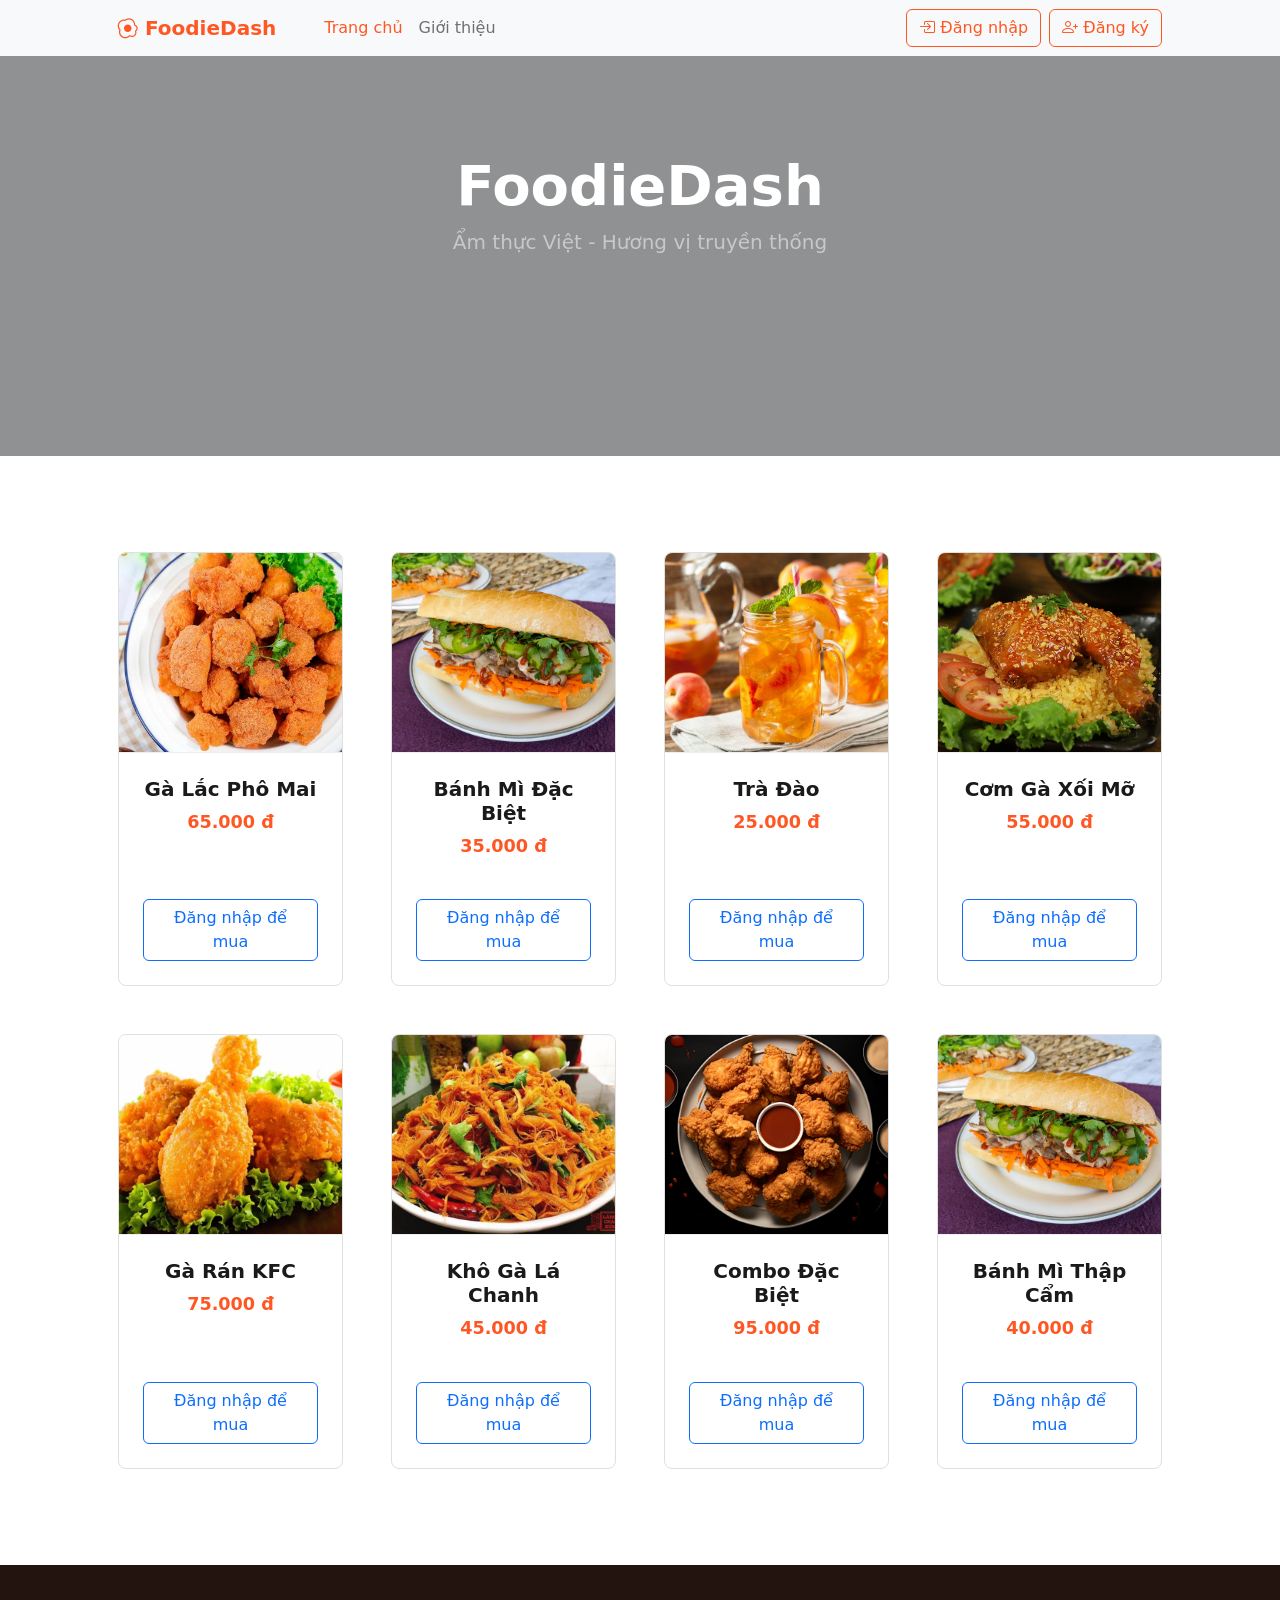
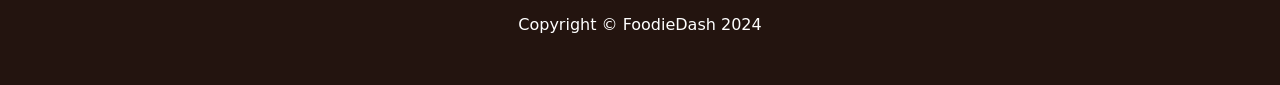
<file: client-side/index.html>
<!DOCTYPE html>
<html lang="vi">
<head>
    <meta charset="utf-8">
    <meta name="viewport" content="width=device-width, initial-scale=1, shrink-to-fit=no">
    <title>FoodieDash - Cửa hàng ẩm thực</title>
    <link href="https://cdn.jsdelivr.net/npm/bootstrap-icons@1.5.0/font/bootstrap-icons.css" rel="stylesheet">
    <link href="css/index.css" rel="stylesheet">
    <style>
        .card { border: 1px solid #e0e0e0; border-radius: 8px; overflow: hidden; transition: all 0.3s ease; background-color: #fff; }
        .card:hover { border-color: #ffc107; box-shadow: 0 8px 24px rgba(0, 0, 0, 0.1); transform: translateY(-5px); }
        .product-img-fixed { width: 100%; height: 200px; object-fit: cover; border-bottom: 1px solid #eee; }
    </style>
</head>
<body>
    <nav class="navbar navbar-expand-lg navbar-light bg-light">
        <div class="container px-4 px-lg-5">
            <a class="navbar-brand" href="index.html"><i class="bi bi-egg-fried"></i> FoodieDash</a>
            <button class="navbar-toggler" type="button" data-bs-toggle="collapse" data-bs-target="#navbarSupportedContent">
                <span class="navbar-toggler-icon"></span>
            </button>
            <div class="collapse navbar-collapse" id="navbarSupportedContent">
                <ul class="navbar-nav me-auto mb-2 mb-lg-0 ms-lg-4">
                    <li class="nav-item"><a class="nav-link active" href="index.html">Trang chủ</a></li>
                    <li class="nav-item"><a class="nav-link" href="#">Giới thiệu</a></li>
                </ul>
                <form class="d-flex">
                    <div id="customerNav" class="d-none">
                        <a href="shopping-cart.html" class="btn btn-outline-dark"><i class="bi-cart-fill me-1"></i> Giỏ hàng</a>
                        <a href="customer-details.html" class="btn btn-outline-dark ms-2"><i class="bi-person-fill"></i></a>
                    </div>
                    <div id="authNav" class="d-flex align-items-center">
                        <a href="login.html" class="btn btn-outline-dark ms-2"><i class="bi-box-arrow-in-right"></i> Đăng nhập</a>
                        <a href="register.html" class="btn btn-outline-dark ms-2"><i class="bi bi-person-plus"></i> Đăng ký</a>
                    </div>
                    <div id="userNav" class="d-none d-flex align-items-center">
                        <span id="userName" class="me-2"></span>
                        <button onclick="handleLogout()" class="btn btn-outline-danger ms-2"><i class="bi bi-box-arrow-left"></i> Đăng xuất</button>
                    </div>
                </form>
            </div>
        </div>
    </nav>

    <header class="position-relative overflow-hidden py-5" style="min-height: 400px;">
        <div class="position-absolute top-0 start-0 w-100 h-100 bg-dark opacity-50" style="z-index: 0;"></div>
        <div class="container px-4 px-lg-5 my-5 position-relative" style="z-index: 1;">
            <div class="text-center text-white">
                <h1 class="display-4 fw-bolder">FoodieDash</h1>
                <p class="lead fw-normal text-white-50 mb-0">Ẩm thực Việt - Hương vị truyền thống</p>
            </div>
        </div>
    </header>

    <section class="py-5">
        <div class="container px-4 px-lg-5 mt-5">
            <div class="row gx-4 gx-lg-5 row-cols-2 row-cols-md-3 row-cols-xl-4 justify-content-center" id="productList">
            </div>
        </div>
    </section>

    <footer class="py-5 bg-dark">
        <div class="container"><p class="m-0 text-center text-white">Copyright &copy; FoodieDash 2024</p></div>
    </footer>

    <script src="https://cdn.jsdelivr.net/npm/bootstrap@5.2.3/dist/js/bootstrap.bundle.min.js"></script>
    <script src="js/auth.js"></script>
    <script>
        const PRODUCTS = [
            { productName: "Gà Lắc Phô Mai", productPrice: 65000, imageUrl: "images/1773429491999_ga-lac-pho-mai.jpg", description: "Gà giòn lắc phô mai béo ngậy" },
            { productName: "Bánh Mì Đặc Biệt", productPrice: 35000, imageUrl: "images/1773598565473_Banh-Mi_HERO.webp", description: "Bánh mì giòn tan nhân đầy đặn" },
            { productName: "Trà Đào", productPrice: 25000, imageUrl: "images/1773714700045_ly-tra-dao-0b4abead.jpg", description: "Trà đào mát lạnh giải khát" },
            { productName: "Cơm Gà Xối Mỡ", productPrice: 55000, imageUrl: "images/Com-Ga-Xoi-Mo-77-1.jpg", description: "Cơm gà xối mỡ Sài Gòn" },
            { productName: "Gà Rán KFC", productPrice: 75000, imageUrl: "images/cach-chien-ga-kfc-5.webp", description: "Gà rán giòn rụm kiểu KFC" },
            { productName: "Khô Gà Lá Chanh", productPrice: 45000, imageUrl: "images/cach-lam-kho-ga-6.jpg", description: "Khô gà cay giòn lá chanh" },
            { productName: "Combo Đặc Biệt", productPrice: 95000, imageUrl: "images/thumnail.webp", description: "Combo ăn no nê tiết kiệm" },
            { productName: "Bánh Mì Thập Cẩm", productPrice: 40000, imageUrl: "images/1773598565473_Banh-Mi_HERO.webp", description: "Bánh mì nhiều nhân" }
        ];

        function updateNavigation() {
            const customerNav = document.getElementById('customerNav');
            const authNav = document.getElementById('authNav');
            const userNav = document.getElementById('userNav');
            const userName = document.getElementById('userName');

            if (isLoggedIn()) {
                const user = getCurrentUser();
                customerNav.classList.remove('d-none');
                authNav.classList.add('d-none');
                userNav.classList.remove('d-none');
                userName.textContent = 'Xin chào, ' + user.fullName;
            } else {
                customerNav.classList.add('d-none');
                authNav.classList.remove('d-none');
                userNav.classList.add('d-none');
            }
        }

        function handleLogout() {
            logout();
            window.location.href = 'index.html';
        }

        function formatPrice(price) {
            return price.toLocaleString('vi-VN') + ' đ';
        }

        function renderProducts() {
            const productList = document.getElementById('productList');
            const loggedIn = isLoggedIn();

            productList.innerHTML = PRODUCTS.map(product => `
                <div class="col mb-5">
                    <div class="card h-100">
                        <img class="card-img-top product-img-fixed" src="${product.imageUrl}" alt="${product.productName}">
                        <div class="card-body p-4">
                            <div class="text-center">
                                <h5 class="fw-bolder">${product.productName}</h5>
                                <p>${formatPrice(product.productPrice)}</p>
                            </div>
                        </div>
                        <div class="card-footer p-4 pt-0 border-top-0 bg-transparent">
                            ${loggedIn ? `
                                <div class="text-center">
                                    <button onclick='addToCartItem(${JSON.stringify(product)})' class="btn btn-outline-dark mt-auto">Thêm vào giỏ</button>
                                </div>
                            ` : `
                                <div class="text-center">
                                    <a href="login.html" class="btn btn-outline-primary mt-auto">Đăng nhập để mua</a>
                                </div>
                            `}
                        </div>
                    </div>
                </div>
            `).join('');
        }

        function addToCartItem(product) {
            const cartItem = {
                productName: product.productName,
                totalPrice: product.productPrice,
                imageUrl: product.imageUrl,
                description: product.description,
                quantity: 1
            };
            const result = addToCart(cartItem);
            if (result.success) alert('Đã thêm sản phẩm vào giỏ hàng!');
        }

        document.addEventListener('DOMContentLoaded', function() {
            updateNavigation();
            renderProducts();
        });
    </script>
</body>
</html>
</file>
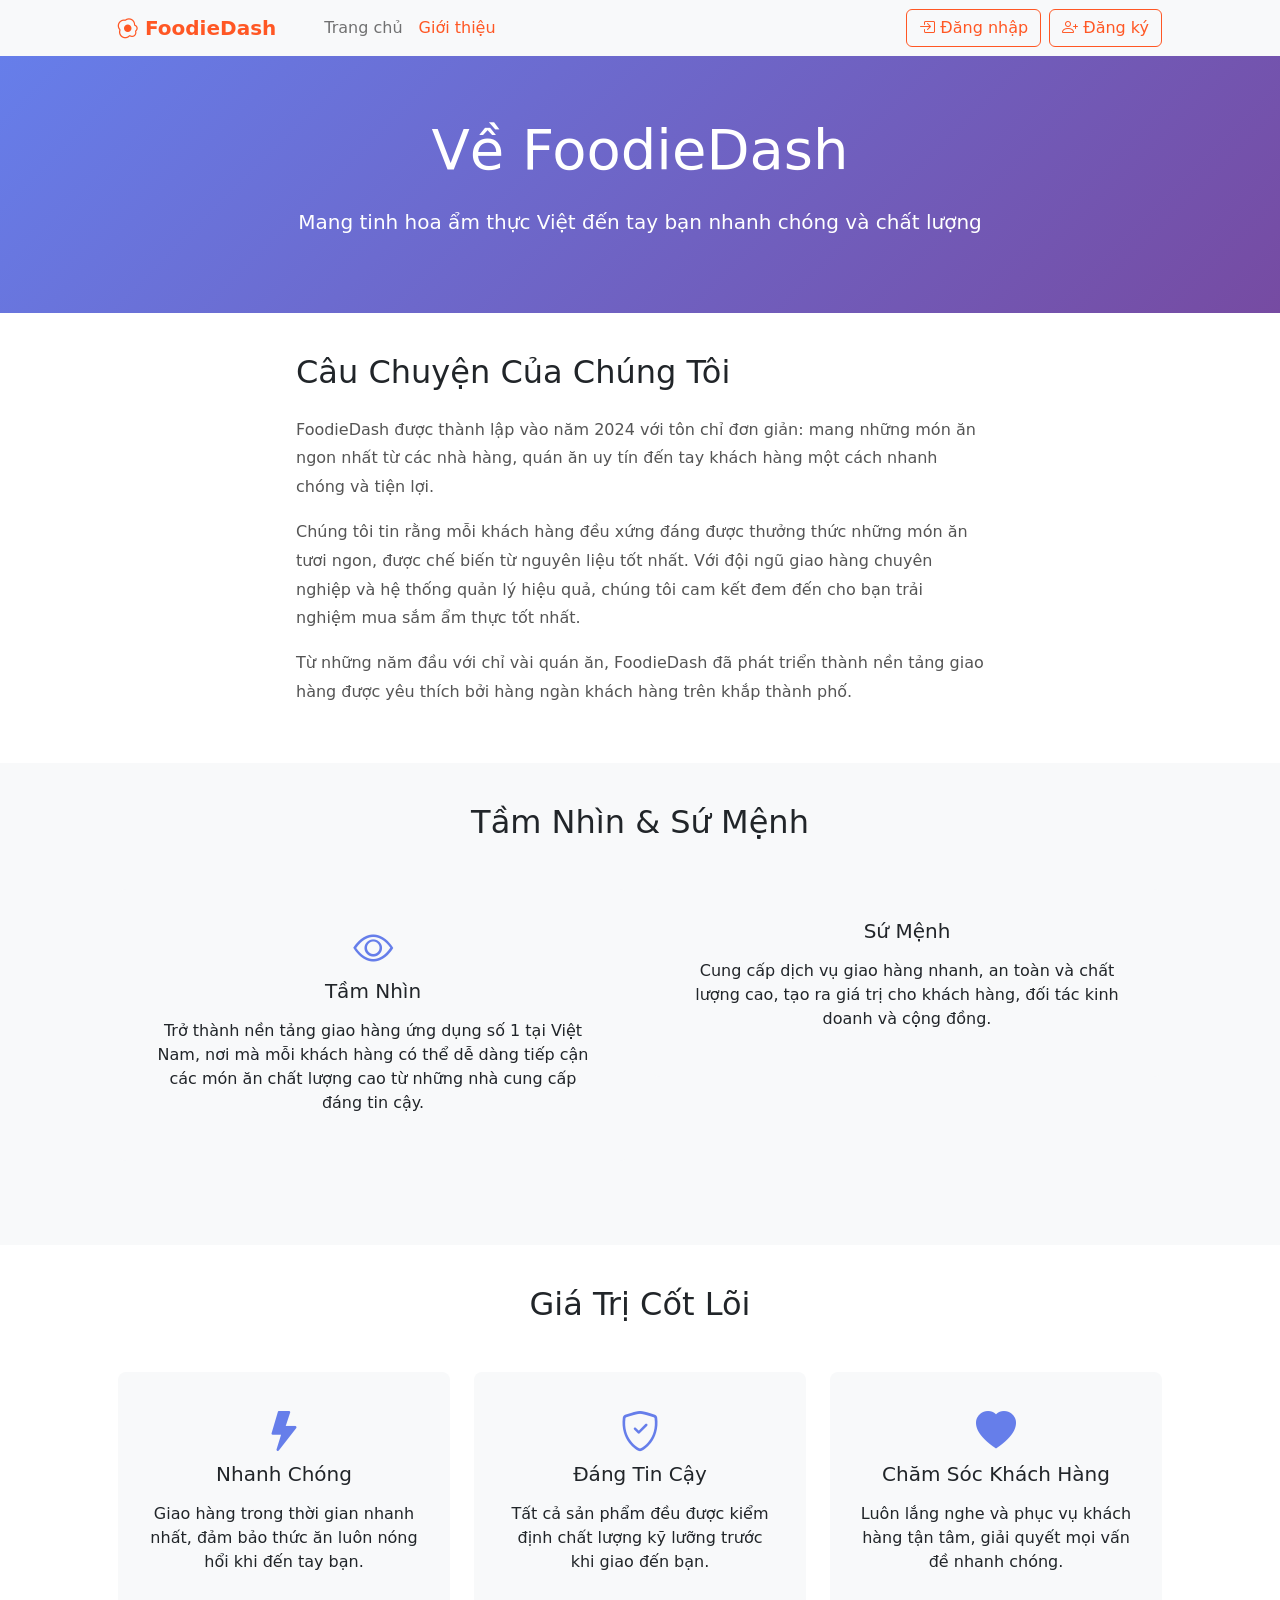
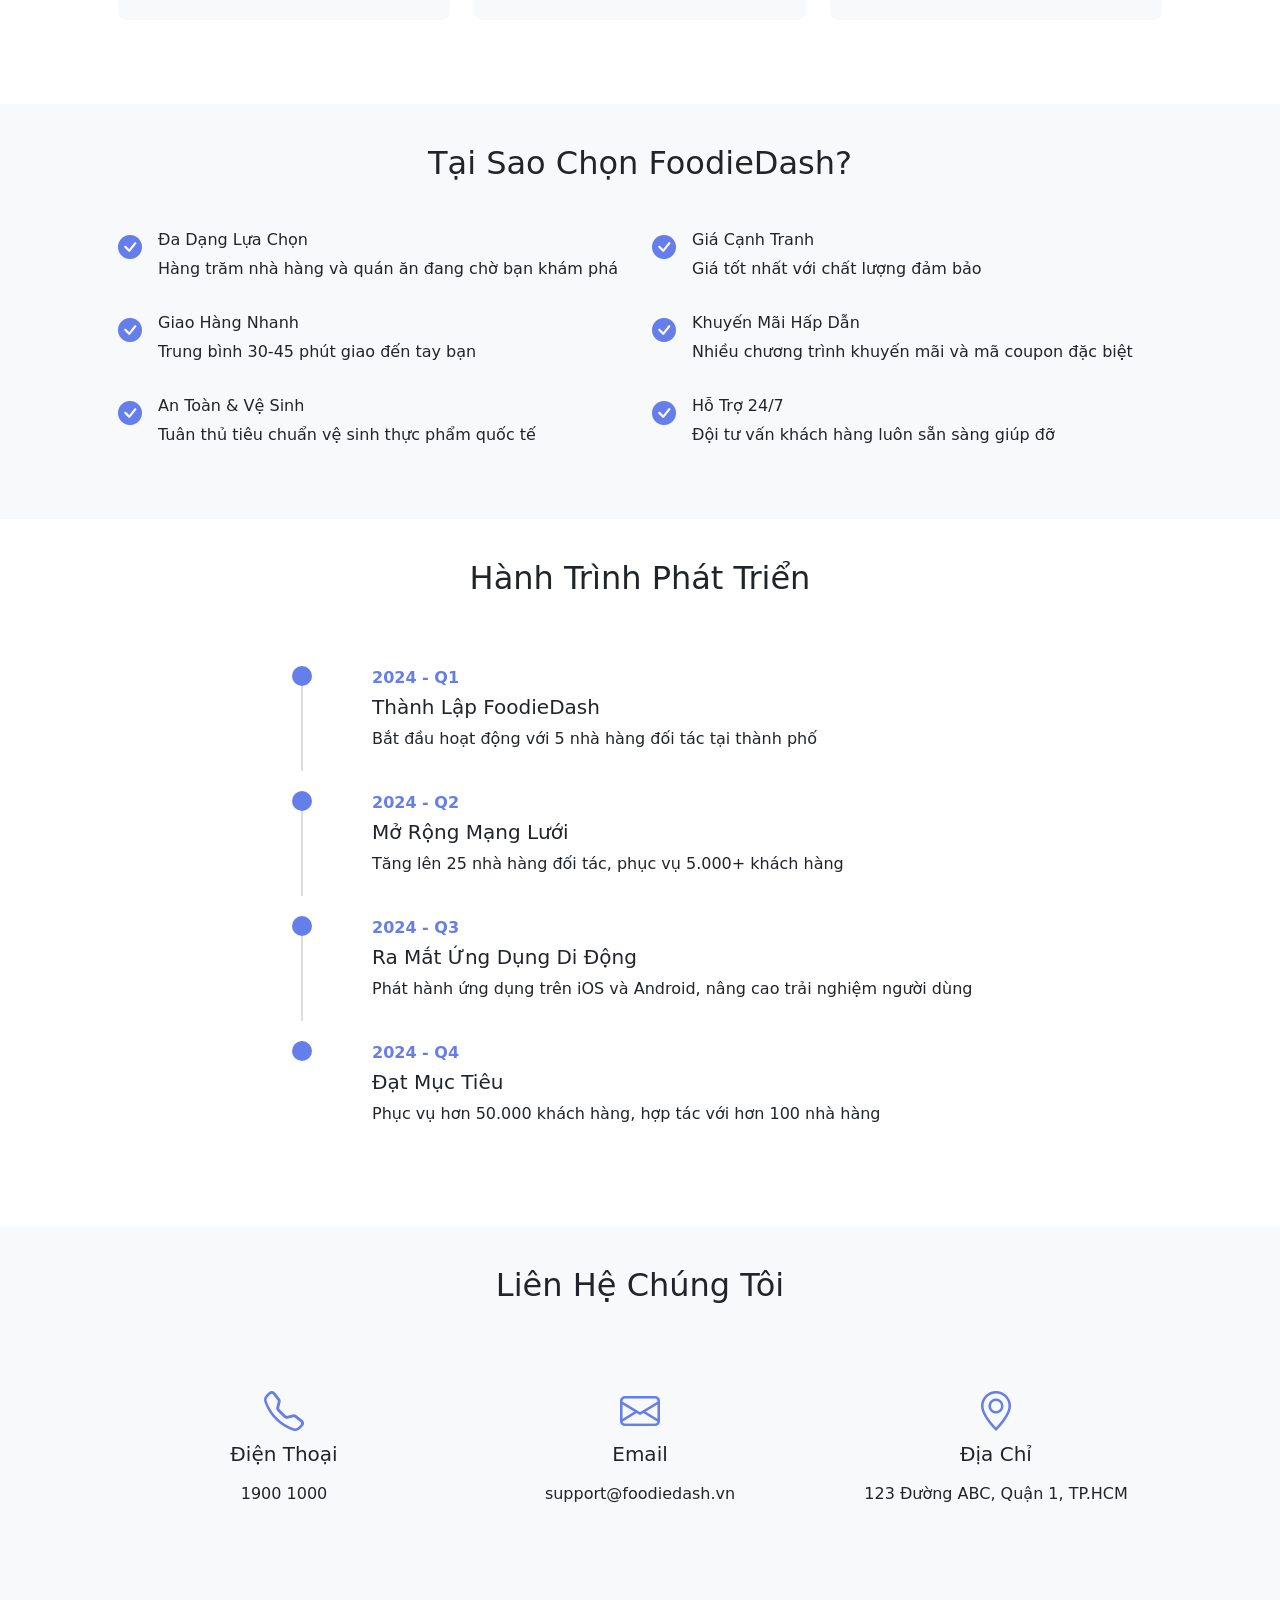
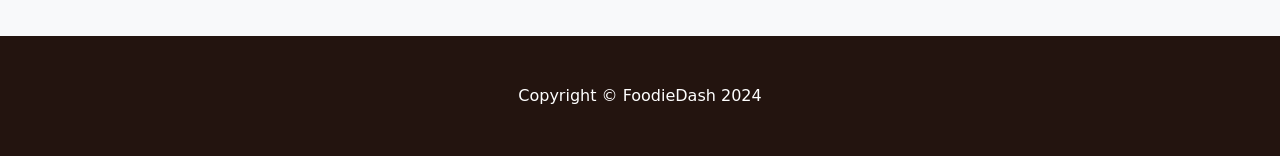
<file: about.html>
<!DOCTYPE html>
<html lang="vi">
<head>
    <meta charset="utf-8">
    <meta name="viewport" content="width=device-width, initial-scale=1, shrink-to-fit=no">
    <title>Giới Thiệu - FoodieDash</title>
    <link href="https://cdn.jsdelivr.net/npm/bootstrap-icons@1.5.0/font/bootstrap-icons.css" rel="stylesheet">
    <link href="css/index.css" rel="stylesheet">
    <style>
        .about-hero {
            background: linear-gradient(135deg, #667eea 0%, #764ba2 100%);
            color: white;
            padding: 60px 20px;
            text-align: center;
        }
        .about-section {
            padding: 40px 0;
        }
        .about-content {
            line-height: 1.8;
            font-size: 16px;
            color: #555;
        }
        .feature-card {
            text-align: center;
            padding: 30px;
            border-radius: 8px;
            background-color: #f8f9fa;
            margin-bottom: 20px;
            transition: all 0.3s ease;
        }
        .feature-card:hover {
            box-shadow: 0 8px 24px rgba(0, 0, 0, 0.1);
            transform: translateY(-5px);
        }
        .feature-card i {
            font-size: 40px;
            color: #667eea;
            margin-bottom: 15px;
        }
        .timeline {
            position: relative;
            padding: 20px 0;
        }
        .timeline-item {
            margin-bottom: 40px;
            padding-left: 80px;
            position: relative;
        }
        .timeline-item::before {
            content: '';
            width: 20px;
            height: 20px;
            background-color: #667eea;
            border-radius: 50%;
            position: absolute;
            left: 0;
            top: 0;
        }
        .timeline-item::after {
            content: '';
            width: 2px;
            height: 100%;
            background-color: #ddd;
            position: absolute;
            left: 9px;
            top: 20px;
        }
        .timeline-item:last-child::after {
            display: none;
        }
        .timeline-date {
            font-weight: bold;
            color: #667eea;
            margin-bottom: 5px;
        }
    </style>
</head>
<body>
    <nav class="navbar navbar-expand-lg navbar-light bg-light">
        <div class="container px-4 px-lg-5">
            <a class="navbar-brand" href="index.html"><i class="bi bi-egg-fried"></i> FoodieDash</a>
            <button class="navbar-toggler" type="button" data-bs-toggle="collapse" data-bs-target="#navbarSupportedContent">
                <span class="navbar-toggler-icon"></span>
            </button>
            <div class="collapse navbar-collapse" id="navbarSupportedContent">
                <ul class="navbar-nav me-auto mb-2 mb-lg-0 ms-lg-4">
                    <li class="nav-item"><a class="nav-link" href="index.html">Trang chủ</a></li>
                    <li class="nav-item"><a class="nav-link active" href="about.html">Giới thiệu</a></li>
                </ul>
                <form class="d-flex">
                    <div id="customerNav" class="d-none">
                        <a href="shopping-cart.html" class="btn btn-outline-dark"><i class="bi-cart-fill me-1"></i> Giỏ hàng</a>
                        <a href="customer-details.html" class="btn btn-outline-dark ms-2"><i class="bi-person-fill"></i></a>
                    </div>
                    <div id="authNav" class="d-flex align-items-center">
                        <a href="login.html" class="btn btn-outline-dark ms-2"><i class="bi-box-arrow-in-right"></i> Đăng nhập</a>
                        <a href="register.html" class="btn btn-outline-dark ms-2"><i class="bi bi-person-plus"></i> Đăng ký</a>
                    </div>
                    <div id="userNav" class="d-none d-flex align-items-center">
                        <span id="userName" class="me-2"></span>
                        <button onclick="handleLogout()" class="btn btn-outline-danger ms-2"><i class="bi bi-box-arrow-left"></i> Đăng xuất</button>
                    </div>
                </form>
            </div>
        </div>
    </nav>

    <!-- Hero Section -->
    <section class="about-hero">
        <div class="container">
            <h1 class="display-4 mb-4">Về FoodieDash</h1>
            <p class="lead">Mang tinh hoa ẩm thực Việt đến tay bạn nhanh chóng và chất lượng</p>
        </div>
    </section>

    <!-- About Section -->
    <section class="about-section">
        <div class="container px-4 px-lg-5">
            <div class="row">
                <div class="col-lg-8 mx-auto">
                    <h2 class="mb-4">Câu Chuyện Của Chúng Tôi</h2>
                    <div class="about-content">
                        <p>FoodieDash được thành lập vào năm 2024 với tôn chỉ đơn giản: mang những món ăn ngon nhất từ các nhà hàng, quán ăn uy tín đến tay khách hàng một cách nhanh chóng và tiện lợi.</p>
                        
                        <p>Chúng tôi tin rằng mỗi khách hàng đều xứng đáng được thưởng thức những món ăn tươi ngon, được chế biến từ nguyên liệu tốt nhất. Với đội ngũ giao hàng chuyên nghiệp và hệ thống quản lý hiệu quả, chúng tôi cam kết đem đến cho bạn trải nghiệm mua sắm ẩm thực tốt nhất.</p>

                        <p>Từ những năm đầu với chỉ vài quán ăn, FoodieDash đã phát triển thành nền tảng giao hàng được yêu thích bởi hàng ngàn khách hàng trên khắp thành phố.</p>
                    </div>
                </div>
            </div>
        </div>
    </section>

    <!-- Vision & Mission -->
    <section class="about-section bg-light">
        <div class="container px-4 px-lg-5">
            <h2 class="text-center mb-5">Tầm Nhìn & Sứ Mệnh</h2>
            <div class="row">
                <div class="col-md-6 mb-4">
                    <div class="feature-card">
                        <i class="bi bi-eye"></i>
                        <h5 class="mb-3">Tầm Nhìn</h5>
                        <p>Trở thành nền tảng giao hàng ứng dụng số 1 tại Việt Nam, nơi mà mỗi khách hàng có thể dễ dàng tiếp cận các món ăn chất lượng cao từ những nhà cung cấp đáng tin cậy.</p>
                    </div>
                </div>
                <div class="col-md-6 mb-4">
                    <div class="feature-card">
                        <i class="bi bi-target"></i>
                        <h5 class="mb-3">Sứ Mệnh</h5>
                        <p>Cung cấp dịch vụ giao hàng nhanh, an toàn và chất lượng cao, tạo ra giá trị cho khách hàng, đối tác kinh doanh và cộng đồng.</p>
                    </div>
                </div>
            </div>
        </div>
    </section>

    <!-- Core Values -->
    <section class="about-section">
        <div class="container px-4 px-lg-5">
            <h2 class="text-center mb-5">Giá Trị Cốt Lõi</h2>
            <div class="row">
                <div class="col-md-4 mb-4">
                    <div class="feature-card">
                        <i class="bi bi-lightning-fill"></i>
                        <h5 class="mb-3">Nhanh Chóng</h5>
                        <p>Giao hàng trong thời gian nhanh nhất, đảm bảo thức ăn luôn nóng hổi khi đến tay bạn.</p>
                    </div>
                </div>
                <div class="col-md-4 mb-4">
                    <div class="feature-card">
                        <i class="bi bi-shield-check"></i>
                        <h5 class="mb-3">Đáng Tin Cậy</h5>
                        <p>Tất cả sản phẩm đều được kiểm định chất lượng kỹ lưỡng trước khi giao đến bạn.</p>
                    </div>
                </div>
                <div class="col-md-4 mb-4">
                    <div class="feature-card">
                        <i class="bi bi-heart-fill"></i>
                        <h5 class="mb-3">Chăm Sóc Khách Hàng</h5>
                        <p>Luôn lắng nghe và phục vụ khách hàng tận tâm, giải quyết mọi vấn đề nhanh chóng.</p>
                    </div>
                </div>
            </div>
        </div>
    </section>

    <!-- Why Choose Us -->
    <section class="about-section bg-light">
        <div class="container px-4 px-lg-5">
            <h2 class="text-center mb-5">Tại Sao Chọn FoodieDash?</h2>
            <div class="row">
                <div class="col-md-6 mb-3">
                    <div class="d-flex mb-3">
                        <div class="me-3">
                            <i class="bi bi-check-circle-fill" style="font-size: 24px; color: #667eea;"></i>
                        </div>
                        <div>
                            <h6>Đa Dạng Lựa Chọn</h6>
                            <p class="mb-0">Hàng trăm nhà hàng và quán ăn đang chờ bạn khám phá</p>
                        </div>
                    </div>
                </div>
                <div class="col-md-6 mb-3">
                    <div class="d-flex mb-3">
                        <div class="me-3">
                            <i class="bi bi-check-circle-fill" style="font-size: 24px; color: #667eea;"></i>
                        </div>
                        <div>
                            <h6>Giá Cạnh Tranh</h6>
                            <p class="mb-0">Giá tốt nhất với chất lượng đảm bảo</p>
                        </div>
                    </div>
                </div>
                <div class="col-md-6 mb-3">
                    <div class="d-flex mb-3">
                        <div class="me-3">
                            <i class="bi bi-check-circle-fill" style="font-size: 24px; color: #667eea;"></i>
                        </div>
                        <div>
                            <h6>Giao Hàng Nhanh</h6>
                            <p class="mb-0">Trung bình 30-45 phút giao đến tay bạn</p>
                        </div>
                    </div>
                </div>
                <div class="col-md-6 mb-3">
                    <div class="d-flex mb-3">
                        <div class="me-3">
                            <i class="bi bi-check-circle-fill" style="font-size: 24px; color: #667eea;"></i>
                        </div>
                        <div>
                            <h6>Khuyến Mãi Hấp Dẫn</h6>
                            <p class="mb-0">Nhiều chương trình khuyến mãi và mã coupon đặc biệt</p>
                        </div>
                    </div>
                </div>
                <div class="col-md-6 mb-3">
                    <div class="d-flex mb-3">
                        <div class="me-3">
                            <i class="bi bi-check-circle-fill" style="font-size: 24px; color: #667eea;"></i>
                        </div>
                        <div>
                            <h6>An Toàn & Vệ Sinh</h6>
                            <p class="mb-0">Tuân thủ tiêu chuẩn vệ sinh thực phẩm quốc tế</p>
                        </div>
                    </div>
                </div>
                <div class="col-md-6 mb-3">
                    <div class="d-flex mb-3">
                        <div class="me-3">
                            <i class="bi bi-check-circle-fill" style="font-size: 24px; color: #667eea;"></i>
                        </div>
                        <div>
                            <h6>Hỗ Trợ 24/7</h6>
                            <p class="mb-0">Đội tư vấn khách hàng luôn sẵn sàng giúp đỡ</p>
                        </div>
                    </div>
                </div>
            </div>
        </div>
    </section>

    <!-- Timeline -->
    <section class="about-section">
        <div class="container px-4 px-lg-5">
            <h2 class="text-center mb-5">Hành Trình Phát Triển</h2>
            <div class="col-lg-8 mx-auto">
                <div class="timeline">
                    <div class="timeline-item">
                        <div class="timeline-date">2024 - Q1</div>
                        <h5>Thành Lập FoodieDash</h5>
                        <p>Bắt đầu hoạt động với 5 nhà hàng đối tác tại thành phố</p>
                    </div>
                    <div class="timeline-item">
                        <div class="timeline-date">2024 - Q2</div>
                        <h5>Mở Rộng Mạng Lưới</h5>
                        <p>Tăng lên 25 nhà hàng đối tác, phục vụ 5.000+ khách hàng</p>
                    </div>
                    <div class="timeline-item">
                        <div class="timeline-date">2024 - Q3</div>
                        <h5>Ra Mắt Ứng Dụng Di Động</h5>
                        <p>Phát hành ứng dụng trên iOS và Android, nâng cao trải nghiệm người dùng</p>
                    </div>
                    <div class="timeline-item">
                        <div class="timeline-date">2024 - Q4</div>
                        <h5>Đạt Mục Tiêu</h5>
                        <p>Phục vụ hơn 50.000 khách hàng, hợp tác với hơn 100 nhà hàng</p>
                    </div>
                </div>
            </div>
        </div>
    </section>

    <!-- Contact Section -->
    <section class="about-section bg-light">
        <div class="container px-4 px-lg-5">
            <h2 class="text-center mb-5">Liên Hệ Chúng Tôi</h2>
            <div class="row">
                <div class="col-md-4 text-center mb-4">
                    <div class="feature-card">
                        <i class="bi bi-telephone"></i>
                        <h5 class="mb-3">Điện Thoại</h5>
                        <p>1900 1000</p>
                    </div>
                </div>
                <div class="col-md-4 text-center mb-4">
                    <div class="feature-card">
                        <i class="bi bi-envelope"></i>
                        <h5 class="mb-3">Email</h5>
                        <p>support@foodiedash.vn</p>
                    </div>
                </div>
                <div class="col-md-4 text-center mb-4">
                    <div class="feature-card">
                        <i class="bi bi-geo-alt"></i>
                        <h5 class="mb-3">Địa Chỉ</h5>
                        <p>123 Đường ABC, Quận 1, TP.HCM</p>
                    </div>
                </div>
            </div>
        </div>
    </section>

    <footer class="py-5 bg-dark">
        <div class="container"><p class="m-0 text-center text-white">Copyright &copy; FoodieDash 2024</p></div>
    </footer>

    <script src="https://cdn.jsdelivr.net/npm/bootstrap@5.2.3/dist/js/bootstrap.bundle.min.js"></script>
    <script src="js/auth.js"></script>
    <script>
        function updateNavigation() {
            const customerNav = document.getElementById('customerNav');
            const authNav = document.getElementById('authNav');
            const userNav = document.getElementById('userNav');
            const userName = document.getElementById('userName');

            if (isLoggedIn()) {
                const user = getCurrentUser();
                customerNav.classList.remove('d-none');
                authNav.classList.add('d-none');
                userNav.classList.remove('d-none');
                userName.textContent = 'Xin chào, ' + user.fullName;
            } else {
                customerNav.classList.add('d-none');
                authNav.classList.remove('d-none');
                userNav.classList.add('d-none');
            }
        }

        function handleLogout() {
            logout();
            window.location.href = 'index.html';
        }

        document.addEventListener('DOMContentLoaded', function() {
            updateNavigation();
        });
    </script>
</body>
</html>
</file>
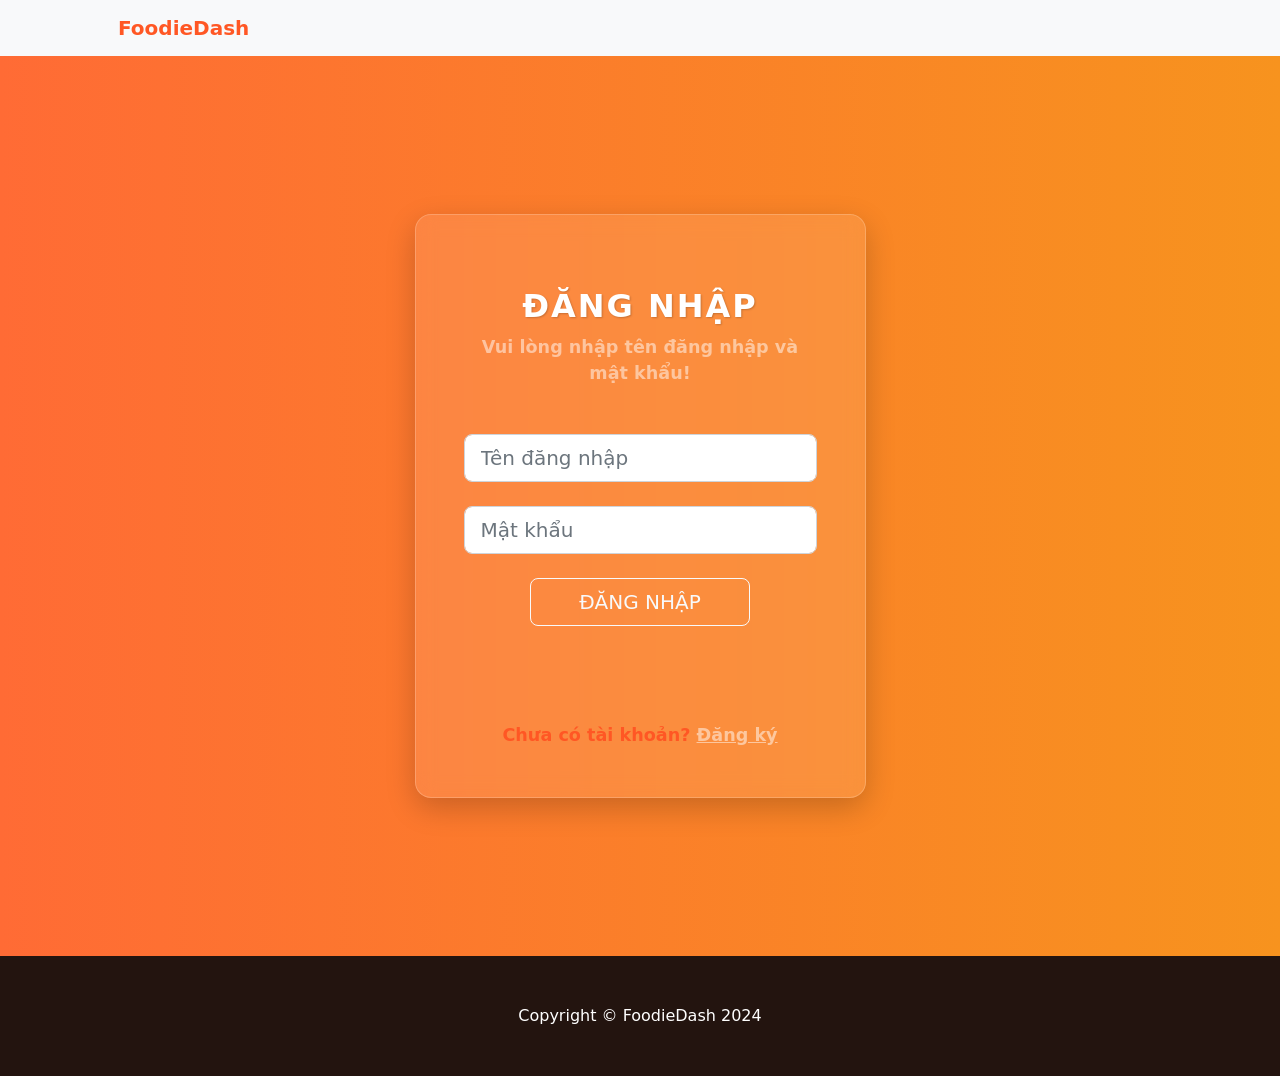
<file: customer-details.html>
<!DOCTYPE html>
<html lang="vi">
<head>
    <meta charset="utf-8">
    <meta content="width=device-width, initial-scale=1.0" name="viewport">
    <title>Hồ sơ người dùng - FoodieDash</title>
    <link href="https://cdn.jsdelivr.net/npm/bootstrap@5.3.2/dist/css/bootstrap.min.css" rel="stylesheet">
    <link href="https://cdn.jsdelivr.net/npm/bootstrap-icons@1.11.1/font/bootstrap-icons.css" rel="stylesheet">
    <style>
        :root { --primary: #ff6b35; }
        .profile-header { background: linear-gradient(135deg, #f8f9fa 0%, #e9ecef 100%); border-bottom: 1px solid #dee2e6; }
        .default-avatar { width: 100px; height: 100px; border-radius: 50%; }
        .info-label { color: #6c757d; font-size: 0.75rem; text-transform: uppercase; letter-spacing: 0.5px; }
        .sidebar-link { display: block; padding: 10px 15px; color: #495057; text-decoration: none; border-radius: 8px; }
        .sidebar-link:hover, .sidebar-link.active { background-color: #e9ecef; color: var(--primary); }
    </style>
</head>
<body>
    <nav class="navbar navbar-expand-lg navbar-white bg-white border-bottom sticky-top shadow-sm">
        <div class="container">
            <a class="navbar-brand fw-bold" style="color: var(--primary);" href="index.html"><i class="bi bi-egg-fried"></i> FoodieDash</a>
            <div class="ms-auto"><span class="me-2 d-none d-sm-inline">Chào, <strong id="navUserName">User</strong></span></div>
        </div>
    </nav>

    <main class="container my-4">
        <div class="row g-4">
            <aside class="col-lg-3">
                <div class="card border-0 shadow-sm p-2">
                    <a href="customer-details.html" class="sidebar-link active"><i class="bi bi-person"></i> Hồ sơ của tôi</a>
                    <a href="order-history.html" class="sidebar-link"><i class="bi bi-clock-history"></i> Lịch sử đơn hàng</a>
                    <hr class="my-2">
                    <button onclick="handleLogout()" class="sidebar-link border-0 bg-transparent w-100 text-danger text-start"><i class="bi bi-box-arrow-left"></i> Đăng xuất</button>
                </div>
            </aside>

            <div class="col-lg-9">
                <div id="alertMessage"></div>
                <div class="card border-0 shadow-sm mb-4">
                    <div class="profile-header d-flex justify-content-center py-3">
                        <div class="default-avatar bg-secondary d-flex align-items-center justify-content-center me-3"><i class="bi bi-person fs-1 text-white"></i></div>
                    </div>
                    <div class="px-4 pb-4">
                        <div class="d-flex flex-column flex-md-row align-items-center align-items-md-end gap-3 text-center text-md-start">
                            <div class="flex-grow-1"><h3 id="profileName" class="mb-0 fw-bold">User</h3></div>
                            <button class="btn btn-primary px-4" style="background-color: var(--primary); border: none;" data-bs-toggle="modal" data-bs-target="#modalSuaHoSo"><i class="bi bi-pencil"></i> Sửa hồ sơ</button>
                        </div>
                    </div>
                </div>

                <div class="card border-0 shadow-sm p-4">
                    <h5 class="fw-bold mb-4"><i class="bi bi-info-circle text-primary"></i> Thông tin cá nhân</h5>
                    <div class="row g-4">
                        <div class="col-md-6"><div class="info-label">Họ và tên</div><div id="userFullName" class="fw-bold fs-5">-</div></div>
                        <div class="col-md-6"><div class="info-label">EMAIL</div><div id="userEmail" class="fw-bold fs-5">-</div></div>
                        <div class="col-md-6"><div class="info-label">SỐ ĐIỆN THOẠI</div><div id="userPhone" class="fw-bold fs-5">-</div></div>
                        <div class="col-md-6"><div class="info-label">ĐỊA CHỈ</div><div id="userAddress" class="fw-bold">-</div></div>
                    </div>
                </div>

                <div class="card border-0 shadow-sm mt-4 overflow-hidden">
                    <div class="p-3 bg-danger bg-opacity-10 d-flex justify-content-between align-items-center">
                        <div><h6 class="mb-0 fw-bold text-danger">Xóa tài khoản</h6><small class="text-muted">Mọi dữ liệu sẽ bị xóa vĩnh viễn.</small></div>
                        <button class="btn btn-outline-danger btn-sm" data-bs-toggle="modal" data-bs-target="#modalXoaTaiKhoan">Xóa ngay</button>
                    </div>
                </div>
            </div>
        </div>
    </main>

    <div class="modal fade" id="modalSuaHoSo" tabindex="-1">
        <div class="modal-dialog modal-lg">
            <div class="modal-content">
                <div class="modal-header"><h5 class="modal-title">Cập nhật thông tin cá nhân</h5><button type="button" class="btn-close" data-bs-dismiss="modal"></button></div>
                <div class="modal-body">
                    <form id="editProfileForm">
                        <div class="row">
                            <div class="col-md-6 mb-3"><label class="form-label">Họ và tên</label><input type="text" class="form-control" id="editFullName" required></div>
                            <div class="col-md-6 mb-3"><label class="form-label">Email</label><input type="email" class="form-control" id="editEmail" required></div>
                        </div>
                        <div class="row">
                            <div class="col-md-6 mb-3"><label class="form-label">Số điện thoại</label><input type="text" class="form-control" id="editPhone"></div>
                            <div class="col-md-6 mb-3"><label class="form-label">Địa chỉ</label><input type="text" class="form-control" id="editAddress"></div>
                        </div>
                        <div class="text-end mt-3">
                            <button type="button" class="btn btn-secondary" data-bs-dismiss="modal">Hủy</button>
                            <button type="submit" class="btn btn-primary" style="background-color: #ff6b35; border: none;">Lưu thay đổi</button>
                        </div>
                    </form>
                </div>
            </div>
        </div>
    </div>

    <div class="modal fade" id="modalXoaTaiKhoan" tabindex="-1">
        <div class="modal-dialog modal-dialog-centered">
            <div class="modal-content">
                <div class="modal-header border-0"><h5 class="modal-title text-danger"><i class="bi bi-exclamation-triangle-fill"></i> Xác nhận xóa</h5><button type="button" class="btn-close" data-bs-dismiss="modal"></button></div>
                <div class="modal-body text-center">
                    <p>Bạn có chắc chắn muốn xóa tài khoản này không?</p>
                    <p class="text-muted small">Mọi dữ liệu của bạn sẽ bị xóa vĩnh viễn.</p>
                </div>
                <div class="modal-footer border-0 justify-content-center">
                    <button type="button" class="btn btn-secondary" data-bs-dismiss="modal">Hủy bỏ</button>
                    <button type="button" onclick="confirmDeleteAccount()" class="btn btn-danger">Tôi xác nhận xóa</button>
                </div>
            </div>
        </div>
    </div>

    <script src="https://cdn.jsdelivr.net/npm/bootstrap@5.3.2/dist/js/bootstrap.bundle.min.js"></script>
    <script src="js/auth.js"></script>
    <script>
        if (!isLoggedIn()) window.location.href = 'login.html';

        function handleLogout() {
            logout();
            window.location.href = 'index.html';
        }

        function loadUserProfile() {
            const user = getCurrentUser();
            if (!user) return;
            document.getElementById('navUserName').textContent = user.fullName;
            document.getElementById('profileName').textContent = user.fullName;
            document.getElementById('userFullName').textContent = user.fullName;
            document.getElementById('userEmail').textContent = user.email;
            document.getElementById('userPhone').textContent = user.phoneNumber || '-';
            document.getElementById('userAddress').textContent = user.address || '-';
            document.getElementById('editFullName').value = user.fullName;
            document.getElementById('editEmail').value = user.email;
            document.getElementById('editPhone').value = user.phoneNumber || '';
            document.getElementById('editAddress').value = user.address || '';
        }

        document.getElementById('editProfileForm').addEventListener('submit', function(e) {
            e.preventDefault();
            const userData = {
                fullName: document.getElementById('editFullName').value,
                email: document.getElementById('editEmail').value,
                phoneNumber: document.getElementById('editPhone').value,
                address: document.getElementById('editAddress').value
            };
            const result = updateProfile(userData);
            if (result.success) {
                showAlert('success', result.message);
                bootstrap.Modal.getInstance(document.getElementById('modalSuaHoSo')).hide();
                loadUserProfile();
            } else {
                showAlert('danger', result.message);
            }
        });

        function confirmDeleteAccount() {
            const result = deleteAccount();
            if (result.success) {
                alert('Tài khoản đã được xóa!');
                window.location.href = 'index.html';
            } else {
                showAlert('danger', result.message);
            }
        }

        function showAlert(type, message) {
            document.getElementById('alertMessage').innerHTML = `<div class="alert alert-${type} alert-dismissible fade show" role="alert">${message}<button type="button" class="btn-close" data-bs-dismiss="alert"></button></div>`;
        }

        document.addEventListener('DOMContentLoaded', loadUserProfile);
    </script>
</body>
</html>
</file>
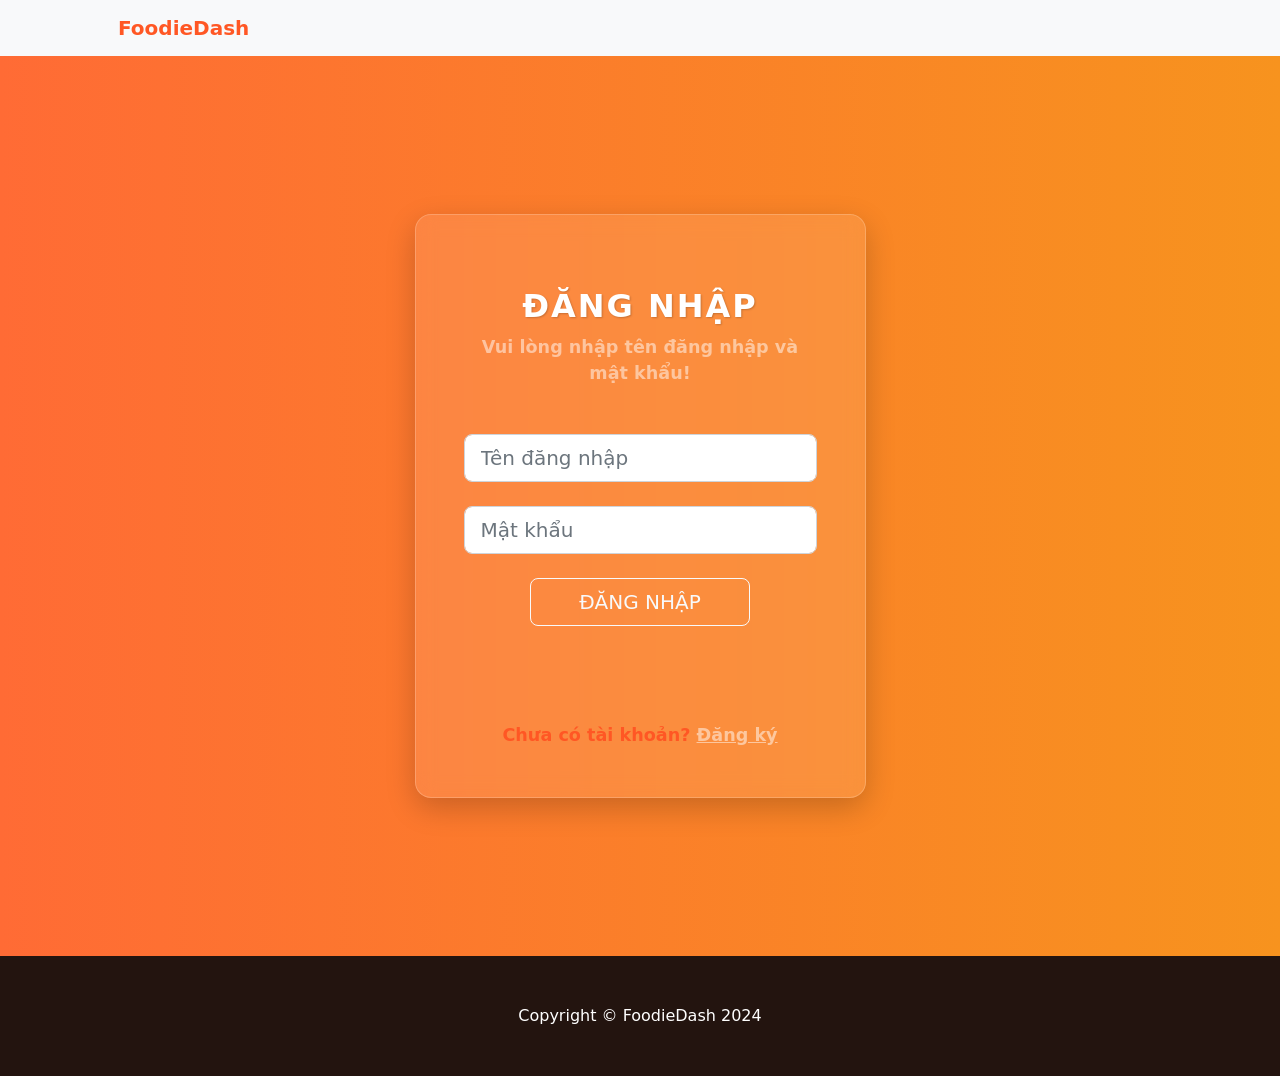
<file: login.html>
<!DOCTYPE html>
<html lang="vi">
<head>
    <meta name="viewport" content="width=device-width, initial-scale=1">
    <title>Đăng nhập - FoodieDash</title>
    <link href="https://cdn.jsdelivr.net/npm/bootstrap@5.3.8/dist/css/bootstrap.min.css" rel="stylesheet">
    <link rel="stylesheet" href="https://cdnjs.cloudflare.com/ajax/libs/font-awesome/6.5.1/css/all.min.css">
    <link href="https://fonts.googleapis.com/css2?family=Roboto:wght@0,100..900;1,100..900&display=swap" rel="stylesheet">
    <link href="css/style.css" rel="stylesheet">
    <link href="css/index.css" rel="stylesheet">
    <style>
        .gradient-custom { background: linear-gradient(to right, #ff6b35, #f7931e); }
    </style>
</head>
<body>
    <nav class="navbar navbar-expand-lg navbar-light bg-light">
        <div class="container px-4 px-lg-5">
            <a class="navbar-brand" href="index.html"><i class="bi bi-egg-fried"></i> FoodieDash</a>
        </div>
    </nav>

    <section class="vh-100 gradient-custom">
        <div class="container py-5 h-100">
            <div class="row d-flex justify-content-center align-items-center h-100">
                <div class="col-12 col-md-8 col-lg-6 col-xl-5">
                    <div class="card bg-dark text-white" style="border-radius: 1rem;">
                        <div class="card-body p-5 text-center">
                            <div class="mb-md-5 mt-md-4 pb-5">
                                <form id="loginForm">
                                    <h2 class="fw-bold mb-2 text-uppercase">Đăng nhập</h2>
                                    <p class="text-white-50 mb-5">Vui lòng nhập tên đăng nhập và mật khẩu!</p>
                                    <div id="errorMessage" class="alert alert-danger d-none" role="alert"></div>
                                    <div class="form-outline form-white mb-4">
                                        <input type="text" id="username" class="form-control form-control-lg" placeholder="Tên đăng nhập" name="username" required />
                                    </div>
                                    <div class="form-outline form-white mb-4">
                                        <input type="password" id="password" class="form-control form-control-lg" placeholder="Mật khẩu" name="password" required />
                                    </div>
                                    <button class="btn btn-outline-light btn-lg px-5" type="submit">Đăng nhập</button>
                                </form>
                            </div>
                            <div>
                                <p class="mb-0">Chưa có tài khoản? <a href="register.html" class="text-white-50 fw-bold">Đăng ký</a></p>
                            </div>
                        </div>
                    </div>
                </div>
            </div>
        </div>
    </section>

    <footer class="py-5 bg-dark">
        <div class="container"><p class="m-0 text-center text-white">Copyright &copy; FoodieDash 2024</p></div>
    </footer>

    <script src="https://cdn.jsdelivr.net/npm/bootstrap@5.3.8/dist/js/bootstrap.bundle.min.js"></script>
    <script src="js/auth.js"></script>
    <script>
    document.getElementById('loginForm').addEventListener('submit', function(e) {
        e.preventDefault();
        const username = document.getElementById('username').value;
        const password = document.getElementById('password').value;
        const errorDiv = document.getElementById('errorMessage');

        if (username === "" || password === "") {
            errorDiv.textContent = "Không được để trống tên đăng nhập hoặc mật khẩu!";
            errorDiv.classList.remove('d-none');
            return;
        }

        const result = login(username, password);
        if (result.success) {
            window.location.href = 'index.html';
        } else {
            errorDiv.textContent = result.message;
            errorDiv.classList.remove('d-none');
        }
    });
</script>
</body>
</html>
</file>
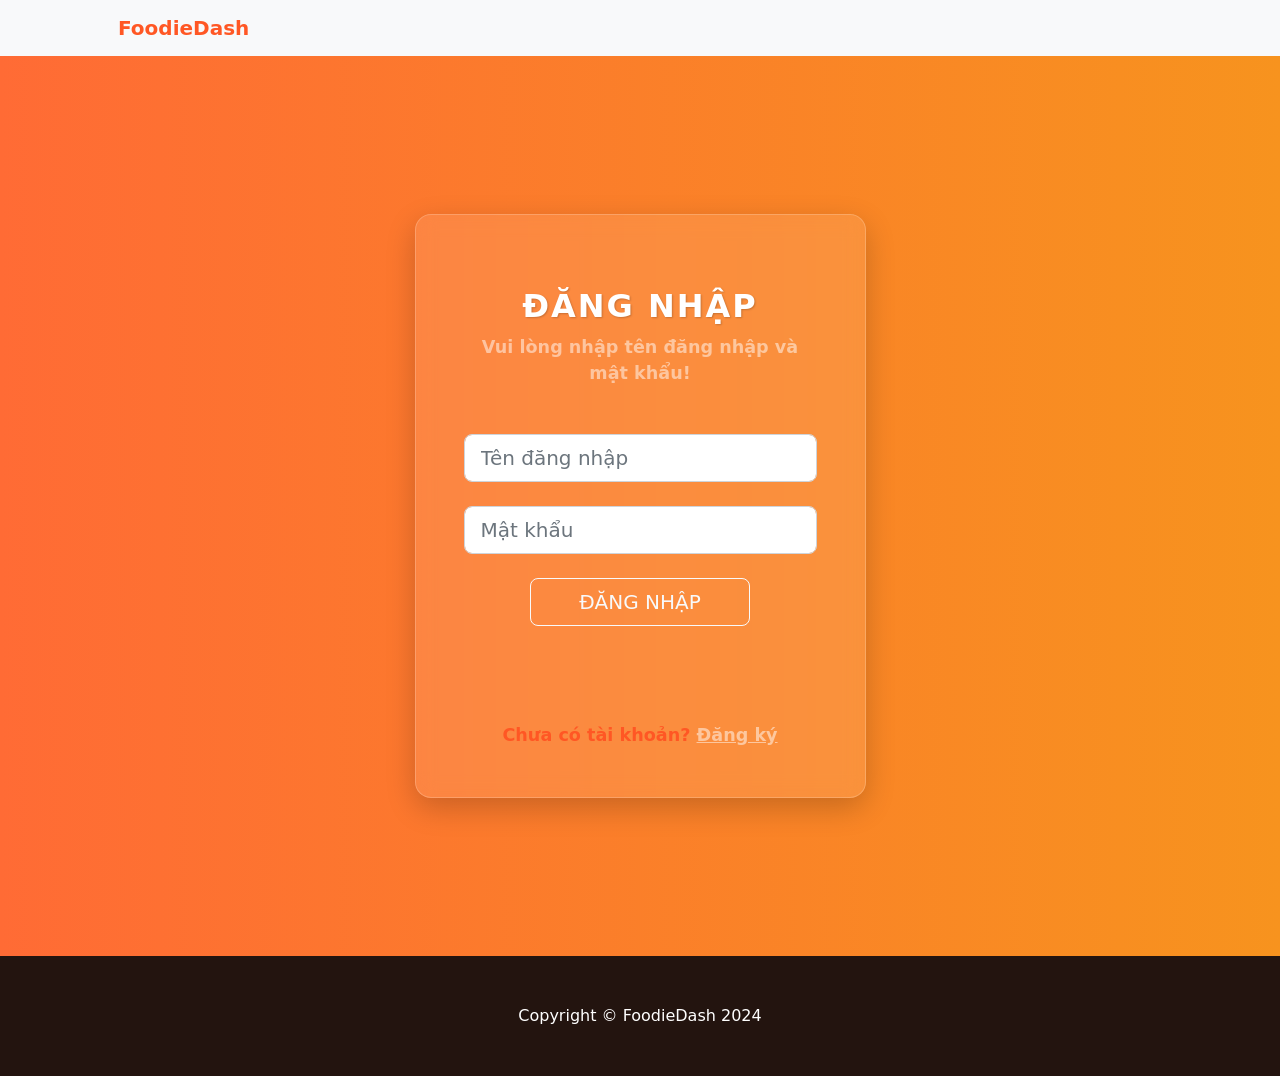
<file: order-details.html>
<!DOCTYPE html>
<html lang="vi">
<head>
    <meta charset="utf-8">
    <meta content="width=device-width, initial-scale=1.0" name="viewport">
    <title>Chi tiết đơn hàng - FoodieDash</title>
    <link href="https://cdn.jsdelivr.net/npm/bootstrap@5.3.2/dist/css/bootstrap.min.css" rel="stylesheet">
    <link href="https://cdn.jsdelivr.net/npm/bootstrap-icons@1.11.1/font/bootstrap-icons.css" rel="stylesheet">
    <style>
        :root { --primary: #ff6b35; }
        body { background-color: #f4f7f6; font-family: 'Inter', system-ui, sans-serif; }
        .order-card { border: none; border-radius: 12px; box-shadow: 0 4px 12px rgba(0,0,0,0.03); background: #fff; }
        .product-img { width: 64px; height: 64px; object-fit: cover; border-radius: 8px; }
        .status-badge { padding: 6px 16px; border-radius: 50px; font-size: 0.8rem; font-weight: 700; }
        .status-pending { background-color: #fff3cd; color: #856404; }
        .status-confirmed { background-color: #d1ecf1; color: #0c5460; }
        .status-delivered { background-color: #d4edda; color: #155724; }
        .status-cancelled { background-color: #f8d7da; color: #721c24; }
    </style>
</head>
<body class="d-flex flex-column min-vh-100">
    <nav class="navbar navbar-expand-lg navbar-light bg-light border-bottom">
        <div class="container">
            <a class="navbar-brand fw-bold" style="color: var(--primary);" href="index.html"><i class="bi bi-egg-fried"></i> FoodieDash</a>
            <div class="ms-auto"><a href="order-history.html" class="btn btn-outline-secondary btn-sm"><i class="bi bi-arrow-left"></i> Quay lại</a></div>
        </div>
    </nav>

    <div class="container py-5">
        <div id="notFound" class="text-center py-5 d-none">
            <i class="bi bi-exclamation-circle" style="font-size: 3rem; color: #6c757d;"></i>
            <p class="mt-3 text-muted">Không tìm thấy đơn hàng</p>
            <a href="order-history.html" class="btn btn-primary mt-2">Quay lại lịch sử</a>
        </div>

        <div id="orderContent">
            <div class="mb-4"><a href="order-history.html" class="text-decoration-none text-secondary fw-medium"><i class="bi bi-chevron-left"></i> Quay lại lịch sử đơn hàng</a></div>
            <div class="row g-4">
                <div class="col-lg-8">
                    <div class="card order-card overflow-hidden">
                        <div class="card-header bg-white py-4 px-4 d-flex justify-content-between align-items-center border-bottom-0">
                            <div>
                                <h4 class="mb-1 fw-bold">Mã đơn: <span id="orderId" class="text-primary">#ORD-000</span></h4>
                                <p class="text-muted small mb-0">Thời gian: <span id="orderDate">-</span></p>
                            </div>
                            <span id="orderStatus" class="status-badge status-pending"><i class="bi bi-circle-fill me-1" style="font-size: 8px;"></i><span>Chờ xử lý</span></span>
                        </div>
                        <div class="table-responsive">
                            <table class="table align-middle">
                                <thead><tr><th class="ps-4">Món ăn</th><th class="text-center">Số lượng</th><th class="text-end pe-4">Đơn giá</th></tr></thead>
                                <tbody id="orderItems"></tbody>
                            </table>
                        </div>
                        <div class="card-footer bg-white border-top p-4">
                            <div class="row justify-content-end">
                                <div class="col-md-5">
                                    <div class="d-flex justify-content-between align-items-center">
                                        <span class="fw-bold fs-5">Tổng cộng:</span>
                                        <span id="grandTotal" class="fw-bold fs-3 text-primary">0 đ</span>
                                    </div>
                                </div>
                            </div>
                        </div>
                    </div>
                </div>

                <div class="col-lg-4">
                    <div class="card order-card p-4 mb-4">
                        <h6 class="fw-bold mb-3"><i class="bi bi-geo-alt-fill text-primary me-2"></i>Giao đến</h6>
                        <div id="customerName" class="fw-bold mb-1">-</div>
                        <div id="customerPhone" class="text-muted small mb-3">-</div>
                        <div class="p-3 bg-light rounded-3 small text-secondary border"><span id="customerAddress">-</span></div>
                    </div>
                    <div class="card order-card p-4">
                        <h6 class="fw-bold mb-3"><i class="bi bi-credit-card-fill text-primary me-2"></i>Thanh toán</h6>
                        <div class="d-flex align-items-center mb-4"><span class="badge bg-success-subtle text-success border border-success-subtle py-2 px-3 w-100">Tiền mặt (COD)</span></div>
                        <div id="actionButtons" class="d-grid gap-2"></div>
                    </div>
                </div>
            </div>
        </div>
    </div>

    <div class="modal fade" id="cancelModal" tabindex="-1">
        <div class="modal-dialog modal-dialog-centered">
            <div class="modal-content border-0 shadow">
                <div class="modal-body text-center p-5">
                    <div class="text-danger mb-3"><i class="bi bi-exclamation-triangle-fill" style="font-size: 3.5rem;"></i></div>
                    <h4 class="fw-bold">Xác nhận hủy đơn?</h4>
                    <p class="text-muted small">Bạn chỉ có thể hủy đơn khi đơn hàng chưa được xử lý.</p>
                    <div class="d-flex gap-2 justify-content-center mt-4">
                        <button type="button" class="btn btn-light px-4" data-bs-dismiss="modal">Quay lại</button>
                        <button type="button" onclick="confirmCancel()" class="btn btn-danger px-4 shadow-sm">Tôi muốn hủy</button>
                    </div>
                </div>
            </div>
        </div>
    </div>

    <footer class="py-5 bg-dark mt-auto">
        <div class="container"><p class="m-0 text-center text-white">Copyright &copy; FoodieDash 2024</p></div>
    </footer>

    <script src="https://cdn.jsdelivr.net/npm/bootstrap@5.3.2/dist/js/bootstrap.bundle.min.js"></script>
    <script src="js/auth.js"></script>
    <script>
        let currentOrderId = null;
        if (!isLoggedIn()) window.location.href = 'login.html';

        function formatPrice(price) {
            return price.toLocaleString('vi-VN') + ' đ';
        }

        function formatDate(dateString) {
            return new Date(dateString).toLocaleString('vi-VN');
        }

        function getStatusBadge(status) {
            const statusMap = {
                'PENDING': { class: 'status-pending', text: 'Chờ xử lý' },
                'CONFIRMED': { class: 'status-confirmed', text: 'Đã xác nhận' },
                'DELIVERED': { class: 'status-delivered', text: 'Đã giao' },
                'CANCELLED': { class: 'status-cancelled', text: 'Đã hủy' }
            };
            return statusMap[status] || { class: 'status-pending', text: status };
        }

        function renderOrder() {
            const urlParams = new URLSearchParams(window.location.search);
            const orderId = urlParams.get('id');
            currentOrderId = orderId;

            if (!orderId) {
                document.getElementById('notFound').classList.remove('d-none');
                document.getElementById('orderContent').classList.add('d-none');
                return;
            }

            const order = getOrderById(orderId);
            if (!order) {
                document.getElementById('notFound').classList.remove('d-none');
                document.getElementById('orderContent').classList.add('d-none');
                return;
            }

            document.getElementById('orderId').textContent = '#' + order.orderId;
            document.getElementById('orderDate').textContent = formatDate(order.orderDate);

            const statusInfo = getStatusBadge(order.status);
            const statusBadge = document.getElementById('orderStatus');
            statusBadge.className = 'status-badge ' + statusInfo.class;
            statusBadge.innerHTML = `<i class="bi bi-circle-fill me-1" style="font-size: 8px;"></i><span>${statusInfo.text}</span>`;

            document.getElementById('orderItems').innerHTML = order.items.map(item => `
                <tr>
                    <td class="ps-4 py-3">
                        <div class="d-flex align-items-center">
                            <img src="${item.imageUrl}" class="product-img border me-3" alt="${item.productName}">
                            <div><div class="fw-bold text-dark">${item.productName}</div><div class="small text-muted">${formatPrice(item.totalPrice)}</div></div>
                        </div>
                    </td>
                    <td class="text-center fw-bold">${item.quantity}</td>
                    <td class="text-end pe-4 fw-bold">${formatPrice(item.totalPrice * item.quantity)}</td>
                </tr>
            `).join('');

            const total = order.discountTotalPrice || order.totalPrice;
            document.getElementById('grandTotal').textContent = formatPrice(total);
            document.getElementById('customerName').textContent = order.customerName;
            document.getElementById('customerPhone').textContent = order.customerPhone;
            document.getElementById('customerAddress').textContent = order.customerAddress;

            const actionButtons = document.getElementById('actionButtons');
            if (order.status === 'PENDING') {
                actionButtons.innerHTML = `<button type="button" class="btn btn-outline-danger py-2 fw-bold" data-bs-toggle="modal" data-bs-target="#cancelModal">Hủy đơn hàng</button>`;
            } else if (order.status === 'CANCELLED') {
                actionButtons.innerHTML = `<div class="alert alert-danger mb-0 text-center py-2 fw-bold">ĐƠN HÀNG ĐÃ HỦY</div>`;
            } else {
                actionButtons.innerHTML = `<div class="alert alert-info mb-0 text-center py-2 fw-bold">ĐƠN ĐANG XỬ LÝ</div>`;
            }
        }

        function confirmCancel() {
            if (!currentOrderId) return;
            const result = cancelOrder(currentOrderId);
            if (result.success) {
                bootstrap.Modal.getInstance(document.getElementById('cancelModal')).hide();
                alert('Đơn hàng đã được hủy thành công!');
                renderOrder();
            } else {
                alert(result.message);
            }
        }

        document.addEventListener('DOMContentLoaded', renderOrder);
    </script>
</body>
</html>
</file>
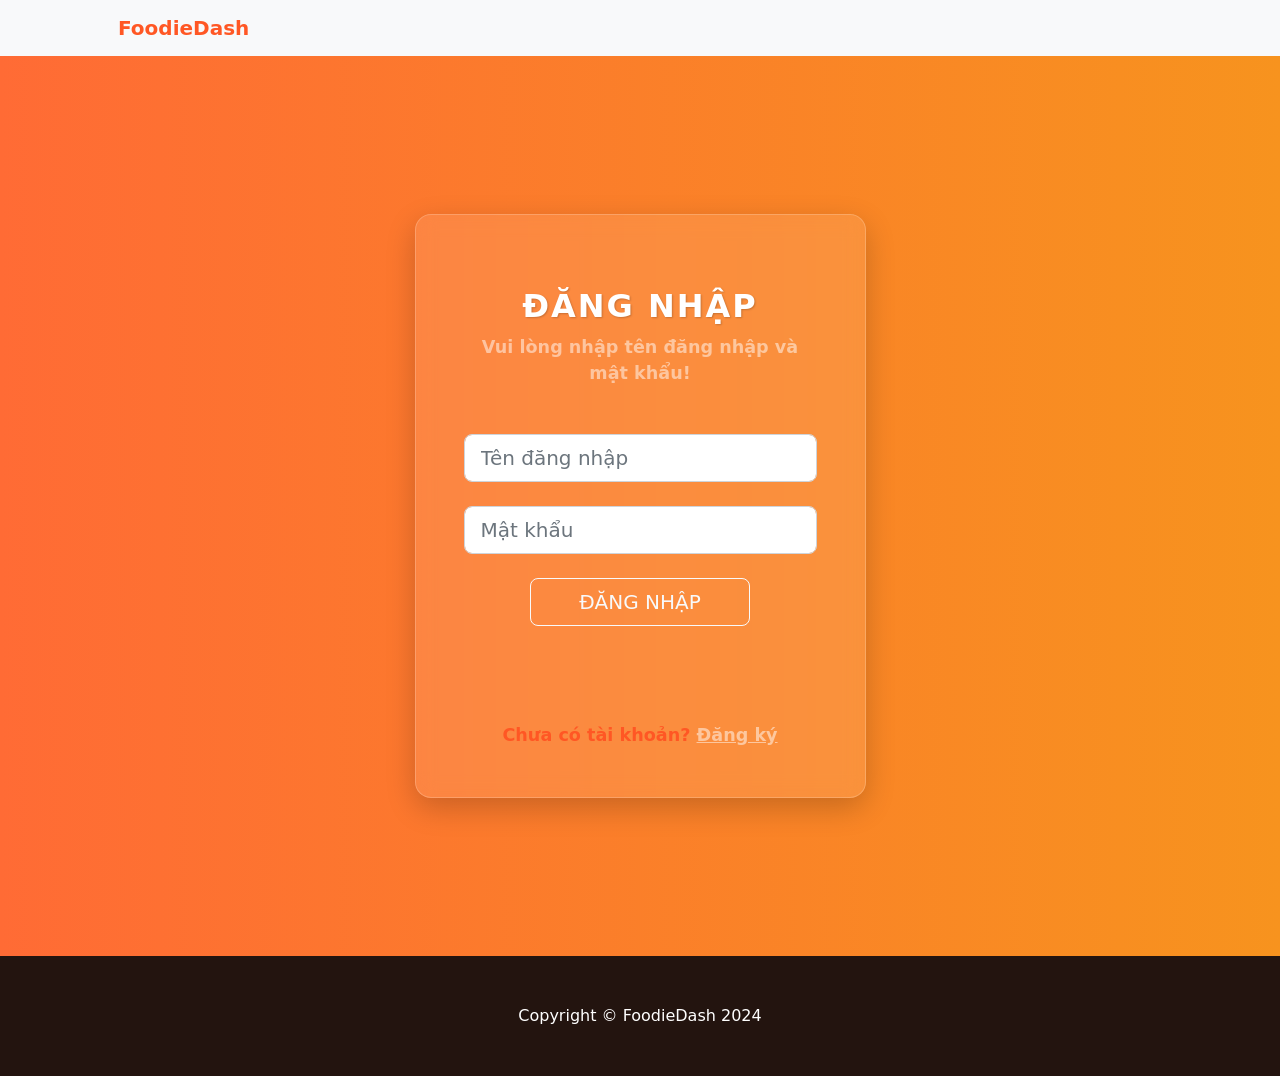
<file: order-history.html>
<!DOCTYPE html>
<html lang="vi">
<head>
    <meta charset="utf-8">
    <meta content="width=device-width, initial-scale=1.0" name="viewport">
    <title>Lịch sử đơn hàng - FoodieDash</title>
    <link href="https://cdn.jsdelivr.net/npm/bootstrap@5.3.2/dist/css/bootstrap.min.css" rel="stylesheet">
    <link href="https://cdn.jsdelivr.net/npm/bootstrap-icons@1.11.1/font/bootstrap-icons.css" rel="stylesheet">
    <style>
        :root { --primary: #ff6b35; }
        .sidebar-link { display: block; padding: 10px 15px; color: #495057; text-decoration: none; border-radius: 8px; }
        .sidebar-link:hover, .sidebar-link.active { background-color: #e9ecef; color: var(--primary); }
        .status-pending { background-color: #fff3cd; color: #856404; }
        .status-confirmed { background-color: #d1ecf1; color: #0c5460; }
        .status-delivered { background-color: #d4edda; color: #155724; }
        .status-cancelled { background-color: #f8d7da; color: #721c24; }
    </style>
</head>
<body class="d-flex flex-column min-vh-100">
    <nav class="navbar navbar-expand-lg navbar-light bg-light border-bottom">
        <div class="container">
            <a class="navbar-brand fw-bold" style="color: var(--primary);" href="index.html"><i class="bi bi-egg-fried"></i> FoodieDash</a>
            <div class="ms-auto"><span class="me-2 d-none d-sm-inline">Chào, <strong id="navUserName">User</strong></span></div>
        </div>
    </nav>

    <header class="bg-dark py-5">
        <div class="container px-4 px-lg-5 my-5">
            <div class="text-center text-white">
                <h1 class="display-4 fw-bolder">Lịch sử đơn hàng</h1>
                <p class="lead fw-normal text-white-50 mb-0">Theo dõi các đơn hàng của bạn</p>
            </div>
        </div>
    </header>

    <div class="container my-4">
        <div class="row g-4">
            <aside class="col-lg-3">
                <div class="card border-0 shadow-sm p-2">
                    <a href="customer-details.html" class="sidebar-link"><i class="bi bi-person"></i> Hồ sơ của tôi</a>
                    <a href="order-history.html" class="sidebar-link active"><i class="bi bi-clock-history"></i> Lịch sử đơn hàng</a>
                    <hr class="my-2">
                    <button onclick="handleLogout()" class="sidebar-link border-0 bg-transparent w-100 text-danger text-start"><i class="bi bi-box-arrow-left"></i> Đăng xuất</button>
                </div>
            </aside>

            <div class="col-lg-9">
                <div class="card border-0 shadow-sm p-4 mt-4">
                    <h5 class="fw-bold mb-4"><i class="bi bi-clock-history text-primary"></i> Lịch sử đơn hàng</h5>
                    <div id="emptyOrders" class="text-center py-5">
                        <i class="bi bi-inbox" style="font-size: 3rem; color: #6c757d;"></i>
                        <p class="mt-3 text-muted">Bạn chưa có đơn hàng nào</p>
                        <a href="index.html" class="btn btn-primary mt-2">Mua sắm ngay</a>
                    </div>
                    <div id="ordersTable" class="table-responsive d-none">
                        <table class="table table-hover align-middle">
                            <thead class="table-light">
                            <tr><th>Mã đơn</th><th>Ngày đặt</th><th>Ghi chú</th><th>Trạng thái</th><th>Chi tiết</th></tr>
                            </thead>
                            <tbody id="ordersList"></tbody>
                        </table>
                    </div>
                </div>
            </div>
        </div>
    </div>

    <footer class="py-5 bg-dark mt-auto">
        <div class="container"><p class="m-0 text-center text-white">Copyright &copy; FoodieDash 2024</p></div>
    </footer>

    <script src="https://cdn.jsdelivr.net/npm/bootstrap@5.3.2/dist/js/bootstrap.bundle.min.js"></script>
    <script src="js/auth.js"></script>
    <script>
        if (!isLoggedIn()) window.location.href = 'login.html';

        function handleLogout() {
            logout();
            window.location.href = 'index.html';
        }

        function formatDate(dateString) {
            return new Date(dateString).toLocaleDateString('vi-VN');
        }

        function getStatusBadge(status) {
            const statusMap = {
                'PENDING': { class: 'status-pending', text: 'Chờ xử lý' },
                'CONFIRMED': { class: 'status-confirmed', text: 'Đã xác nhận' },
                'DELIVERED': { class: 'status-delivered', text: 'Đã giao' },
                'CANCELLED': { class: 'status-cancelled', text: 'Đã hủy' }
            };
            const s = statusMap[status] || { class: 'status-pending', text: status };
            return `<span class="badge ${s.class}">${s.text}</span>`;
        }

        function renderOrders() {
            const user = getCurrentUser();
            if (user) document.getElementById('navUserName').textContent = user.fullName;
            const orders = getUserOrders();

            if (orders.length === 0) {
                document.getElementById('emptyOrders').classList.remove('d-none');
                document.getElementById('ordersTable').classList.add('d-none');
                return;
            }

            document.getElementById('emptyOrders').classList.add('d-none');
            document.getElementById('ordersTable').classList.remove('d-none');

            document.getElementById('ordersList').innerHTML = orders.map(order => `
                <tr>
                    <td><strong>${order.orderId}</strong></td>
                    <td>${formatDate(order.orderDate)}</td>
                    <td>${order.note || '-'}</td>
                    <td>${getStatusBadge(order.status)}</td>
                    <td><a href="order-details.html?id=${order.orderId}" class="btn btn-sm btn-outline-primary">Xem</a></td>
                </tr>
            `).join('');
        }

        document.addEventListener('DOMContentLoaded', renderOrders);
    </script>
</body>
</html>
</file>
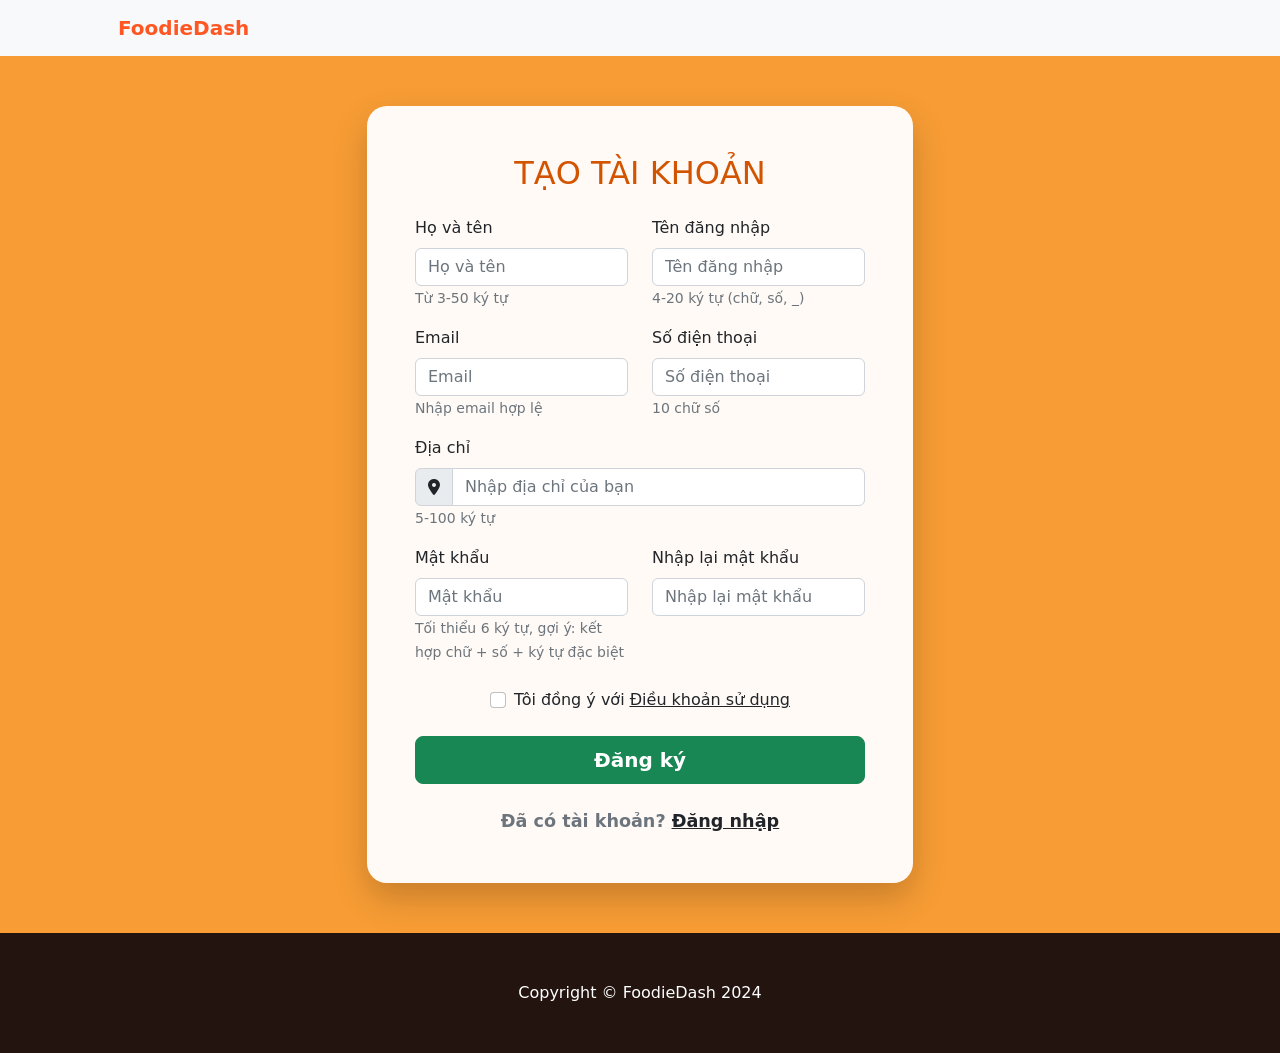
<file: register.html>
<!DOCTYPE html>
<html lang="vi">
<head>
    <meta charset="utf-8">
    <meta name="viewport" content="width=device-width, initial-scale=1">
    <title>Đăng ký - FoodieDash</title>
    <link href="https://cdn.jsdelivr.net/npm/bootstrap@5.3.0/dist/css/bootstrap.min.css" rel="stylesheet">
    <link rel="stylesheet" href="https://cdnjs.cloudflare.com/ajax/libs/font-awesome/6.5.1/css/all.min.css">
    <link href="css/register.css" rel="stylesheet">
    <link href="css/index.css" rel="stylesheet">
    <style>
        .register-section { background-color: #f89d35; padding-top: 50px; padding-bottom: 50px; flex: 1; }
        .card-registration { border-radius: 15px; border: none; box-shadow: 0 10px 25px rgba(0,0,0,0.1); }
    </style>
</head>
<body class="d-flex flex-column min-vh-100">
    <nav class="navbar navbar-expand-lg navbar-light bg-light">
        <div class="container px-4 px-lg-5">
            <a class="navbar-brand" href="index.html"><i class="bi bi-egg-fried"></i> FoodieDash</a>
        </div>
    </nav>

    <section class="register-section d-flex align-items-center">
        <div class="container">
            <div class="row d-flex justify-content-center align-items-center">
                <div class="col-12 col-md-10 col-lg-8 col-xl-6">
                    <div class="card card-registration">
                        <div class="card-body p-4 p-md-5">
                            <h2 class="text-uppercase text-center mb-4">Tạo tài khoản</h2>
                            <div id="errorMessage" class="alert alert-danger d-none" role="alert"></div>
                            <div id="successMessage" class="alert alert-success d-none" role="alert"></div>
                            <form id="registerForm">
                                <div class="row">
                                    <div class="col-md-6 mb-3">
                                        <label class="form-label">Họ và tên</label>
                                        <input type="text" class="form-control" id="fullName" placeholder="Họ và tên" minlength="3" maxlength="50" required/>
                                        <small class="text-muted">Từ 3-50 ký tự</small>
                                        <div id="fullNameError" class="text-danger small d-none"></div>
                                    </div>
                                    <div class="col-md-6 mb-3">
                                        <label class="form-label">Tên đăng nhập</label>
                                        <input type="text" class="form-control" id="username" placeholder="Tên đăng nhập" minlength="4" maxlength="20" pattern="[a-zA-Z0-9_]+" required/>
                                        <small class="text-muted">4-20 ký tự (chữ, số, _)</small>
                                        <div id="usernameError" class="text-danger small d-none"></div>
                                    </div>
                                </div>
                                <div class="row">
                                    <div class="col-md-6 mb-3">
                                        <label class="form-label">Email</label>
                                        <input type="email" class="form-control" id="email" placeholder="Email" required/>
                                        <small class="text-muted">Nhập email hợp lệ</small>
                                        <div id="emailError" class="text-danger small d-none"></div>
                                    </div>
                                    <div class="col-md-6 mb-3">
                                        <label class="form-label">Số điện thoại</label>
                                        <input type="tel" class="form-control" id="phoneNumber" placeholder="Số điện thoại" pattern="[0-9]{10}" required/>
                                        <small class="text-muted">10 chữ số</small>
                                        <div id="phoneError" class="text-danger small d-none"></div>
                                    </div>
                                </div>
                                <div class="row">
                                    <div class="col-12 mb-3">
                                        <label class="form-label">Địa chỉ</label>
                                        <div class="input-group">
                                            <span class="input-group-text"><i class="fa-solid fa-location-dot"></i></span>
                                            <input type="text" class="form-control" id="address" placeholder="Nhập địa chỉ của bạn" minlength="5" maxlength="100" required/>
                                        </div>
                                        <small class="text-muted">5-100 ký tự</small>
                                        <div id="addressError" class="text-danger small d-none"></div>
                                    </div>
                                </div>
                                <div class="row">
                                    <div class="col-md-6 mb-3">
                                        <label class="form-label">Mật khẩu</label>
                                        <input type="password" class="form-control" id="password" placeholder="Mật khẩu" minlength="6" required/>
                                        <small class="text-muted">Tối thiểu 6 ký tự, gợi ý: kết hợp chữ + số + ký tự đặc biệt</small>
                                        <div id="passwordError" class="text-danger small d-none"></div>
                                    </div>
                                    <div class="col-md-6 mb-3">
                                        <label class="form-label">Nhập lại mật khẩu</label>
                                        <input type="password" class="form-control" id="confirmPassword" placeholder="Nhập lại mật khẩu" required/>
                                        <div id="confirmPasswordError" class="text-danger small d-none"></div>
                                    </div>
                                </div>
                                <div class="form-check d-flex justify-content-center mb-4 mt-2">
                                    <input class="form-check-input me-2" type="checkbox" id="terms" required />
                                    <label class="form-check-label" for="terms">Tôi đồng ý với <a href="#" class="text-body"><u>Điều khoản sử dụng</u></a></label>
                                </div>
                                <div class="d-grid gap-2">
                                    <button type="submit" class="btn btn-success btn-lg text-white fw-bold">Đăng ký</button>
                                </div>
                                <p class="text-center text-muted mt-4 mb-0">Đã có tài khoản? <a href="login.html" class="fw-bold text-body"><u>Đăng nhập</u></a></p>
                            </form>
                        </div>
                    </div>
                </div>
            </div>
        </div>
    </section>

    <footer class="py-5 bg-dark mt-auto">
        <div class="container"><p class="m-0 text-center text-white">Copyright &copy; FoodieDash 2024</p></div>
    </footer>

    <script src="https://cdn.jsdelivr.net/npm/bootstrap@5.3.0/dist/js/bootstrap.bundle.min.js"></script>
    <script src="js/auth.js"></script>
    <script>
        // Validation functions
        function validateFullName(fullName) {
            if (!fullName || fullName.trim().length === 0) {
                return 'Vui lòng nhập họ và tên';
            }
            if (fullName.trim().length < 3) {
                return 'Họ và tên phải có ít nhất 3 ký tự';
            }
            if (fullName.trim().length > 50) {
                return 'Họ và tên không được vượt quá 50 ký tự';
            }
            if (!/^[a-zA-Z0-9\s\u0100-\u017F\u0180-\u024F]+$/.test(fullName)) {
                return 'Họ và tên chỉ được chứa chữ và số';
            }
            return '';
        }

        function validateUsername(username) {
            if (!username || username.trim().length === 0) {
                return 'Vui lòng nhập tên đăng nhập';
            }
            if (username.trim().length < 4) {
                return 'Tên đăng nhập phải có ít nhất 4 ký tự';
            }
            if (username.trim().length > 20) {
                return 'Tên đăng nhập không được vượt quá 20 ký tự';
            }
            if (!/^[a-zA-Z0-9_]+$/.test(username)) {
                return 'Tên đăng nhập chỉ được chứa chữ, số và dấu gạch dưới';
            }
            return '';
        }

        function validateEmail(email) {
            if (!email || email.trim().length === 0) {
                return 'Vui lòng nhập email';
            }
            const emailRegex = /^[^\s@]+@[^\s@]+\.[^\s@]+$/;
            if (!emailRegex.test(email)) {
                return 'Email không hợp lệ';
            }
            return '';
        }

        function validatePhoneNumber(phoneNumber) {
            if (!phoneNumber || phoneNumber.trim().length === 0) {
                return 'Vui lòng nhập số điện thoại';
            }
            if (!/^[0-9]{10}$/.test(phoneNumber.replace(/\s/g, ''))) {
                return 'Số điện thoại phải có 10 chữ số';
            }
            return '';
        }

        function validateAddress(address) {
            if (!address || address.trim().length === 0) {
                return 'Vui lòng nhập địa chỉ';
            }
            if (address.trim().length < 5) {
                return 'Địa chỉ phải có ít nhất 5 ký tự';
            }
            if (address.trim().length > 100) {
                return 'Địa chỉ không được vượt quá 100 ký tự';
            }
            return '';
        }

        function validatePassword(password) {
            if (!password || password.length === 0) {
                return 'Vui lòng nhập mật khẩu';
            }
            if (password.length < 6) {
                return 'Mật khẩu phải có ít nhất 6 ký tự';
            }
            return '';
        }

        function validateConfirmPassword(password, confirmPassword) {
            if (!confirmPassword || confirmPassword.length === 0) {
                return 'Vui lòng xác nhận mật khẩu';
            }
            if (password !== confirmPassword) {
                return 'Mật khẩu không khớp!';
            }
            return '';
        }

        function clearErrors() {
            document.getElementById('fullNameError').classList.add('d-none');
            document.getElementById('usernameError').classList.add('d-none');
            document.getElementById('emailError').classList.add('d-none');
            document.getElementById('phoneError').classList.add('d-none');
            document.getElementById('addressError').classList.add('d-none');
            document.getElementById('passwordError').classList.add('d-none');
            document.getElementById('confirmPasswordError').classList.add('d-none');
        }

        function showError(fieldId, message) {
            const errorElement = document.getElementById(fieldId + 'Error');
            if (errorElement) {
                errorElement.textContent = message;
                errorElement.classList.remove('d-none');
            }
        }

        document.getElementById('registerForm').addEventListener('submit', function(e) {
            e.preventDefault();
            const errorDiv = document.getElementById('errorMessage');
            const successDiv = document.getElementById('successMessage');
            clearErrors();
            errorDiv.classList.add('d-none');
            successDiv.classList.add('d-none');

            // Get form values
            const fullName = document.getElementById('fullName').value;
            const username = document.getElementById('username').value;
            const email = document.getElementById('email').value;
            const phoneNumber = document.getElementById('phoneNumber').value;
            const address = document.getElementById('address').value;
            const password = document.getElementById('password').value;
            const confirmPassword = document.getElementById('confirmPassword').value;
            const termsCheck = document.getElementById('terms').checked;

            // Validate all fields
            let hasError = false;

            const fullNameError = validateFullName(fullName);
            if (fullNameError) {
                showError('fullName', fullNameError);
                hasError = true;
            }

            const usernameError = validateUsername(username);
            if (usernameError) {
                showError('username', usernameError);
                hasError = true;
            }

            const emailError = validateEmail(email);
            if (emailError) {
                showError('email', emailError);
                hasError = true;
            }

            const phoneError = validatePhoneNumber(phoneNumber);
            if (phoneError) {
                showError('phone', phoneError);
                hasError = true;
            }

            const addressError = validateAddress(address);
            if (addressError) {
                showError('address', addressError);
                hasError = true;
            }

            const passwordError = validatePassword(password);
            if (passwordError) {
                showError('password', passwordError);
                hasError = true;
            }

            const confirmPasswordError = validateConfirmPassword(password, confirmPassword);
            if (confirmPasswordError) {
                showError('confirmPassword', confirmPasswordError);
                hasError = true;
            }

            if (!termsCheck) {
                errorDiv.textContent = 'Vui lòng đồng ý với Điều khoản sử dụng';
                errorDiv.classList.remove('d-none');
                hasError = true;
            }

            if (hasError) {
                return;
            }

            // If all validations pass, proceed with registration
            const userData = {
                fullName: fullName,
                username: username,
                email: email,
                phoneNumber: phoneNumber,
                address: address,
                password: password,
                confirmPassword: confirmPassword
            };

            const result = register(userData);
            if (result.success) {
                successDiv.textContent = result.message + ' Chuyển đến trang đăng nhập...';
                successDiv.classList.remove('d-none');
                setTimeout(() => { window.location.href = 'login.html'; }, 2000);
            } else {
                errorDiv.textContent = result.message;
                errorDiv.classList.remove('d-none');
            }
        });
    </script>
</body>
</html>
</file>
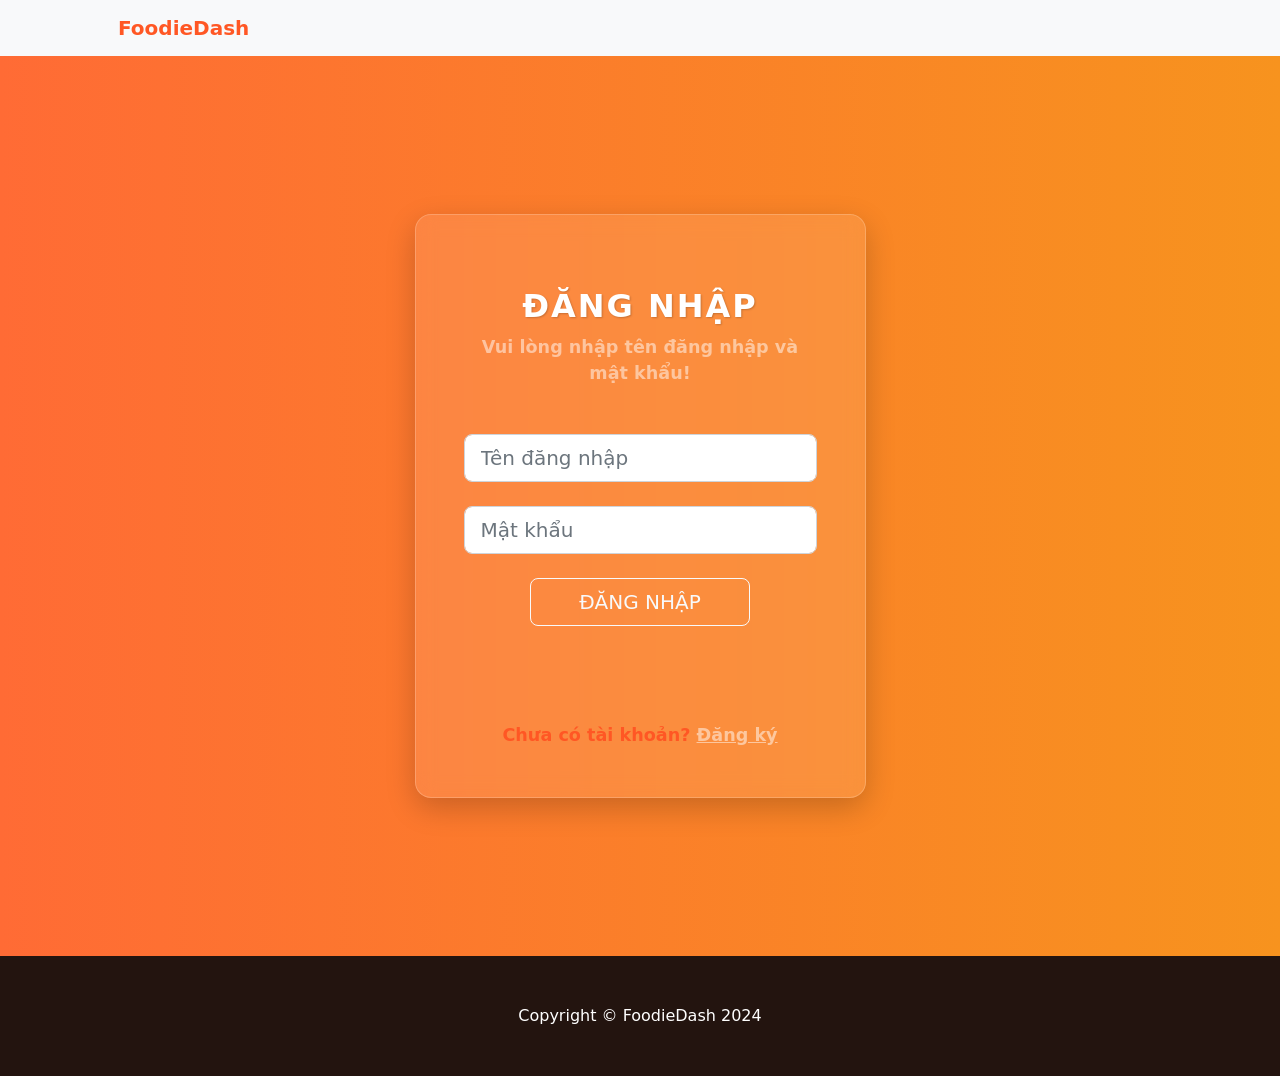
<file: shopping-cart.html>
<!DOCTYPE html>
<html lang="vi">
<head>
    <meta charset="UTF-8">
    <meta name="viewport" content="width=device-width, initial-scale=1.0">
    <title>Giỏ hàng - FoodieDash</title>
    <link href="https://cdn.jsdelivr.net/npm/bootstrap@5.3.0/dist/css/bootstrap.min.css" rel="stylesheet">
    <link href="https://fonts.googleapis.com/css2?family=Inter:wght@400;600;700&display=swap" rel="stylesheet">
    <link href="https://cdn.jsdelivr.net/npm/bootstrap-icons@1.5.0/font/bootstrap-icons.css" rel="stylesheet">
    <style>
        body { font-family: 'Inter', sans-serif; background-color: #f8f9fa; }
        .cart-item-img { width: 100px; height: 100px; object-fit: cover; border-radius: 8px; }
        .qty-input { max-width: 60px; text-align: center; border: none; background: transparent; }
        .card { border-radius: 15px; }
        .btn-checkout { background-color: #ff5e00; color: white; border: none; font-weight: 600; }
        .btn-checkout:hover { background-color: #e65500; color: white; }
    </style>
    <link href="css/index.css" rel="stylesheet">
</head>
<body class="d-flex flex-column min-vh-100">
    <nav class="navbar navbar-expand-lg navbar-light bg-light">
        <div class="container px-4 px-lg-5">
            <a class="navbar-brand" href="index.html"><i class="bi bi-egg-fried"></i> FoodieDash</a>
            <div class="d-flex">
                <a href="customer-details.html" class="btn btn-outline-dark ms-2"><i class="bi-person-fill"></i> Tài khoản</a>
                <button onclick="handleLogout()" class="btn btn-outline-danger ms-2"><i class="bi bi-box-arrow-left"></i> Đăng xuất</button>
            </div>
        </div>
    </nav>

    <div class="container py-5">
        <h2 class="fw-bold mb-4">Giỏ hàng của bạn</h2>
        <div id="emptyCart" class="text-center py-5">
            <i class="bi bi-cart-x" style="font-size: 4rem; color: #6c757d;"></i>
            <p class="mt-3 text-muted">Giỏ hàng của bạn đang trống</p>
            <a href="index.html" class="btn btn-primary mt-2">Tiếp tục mua sắm</a>
        </div>
        <div id="cartContent" class="row g-4 d-none">
            <div class="col-lg-8">
                <div class="card shadow-sm border-0 p-3">
                    <div class="table-responsive">
                        <table class="table align-middle">
                            <thead>
                            <tr class="text-muted small">
                                <th>SẢN PHẨM</th>
                                <th>SỐ LƯỢNG</th>
                                <th>GIÁ TIỀN</th>
                                <th></th>
                            </tr>
                            </thead>
                            <tbody id="cartItems"></tbody>
                        </table>
                    </div>
                </div>
            </div>
            <div class="col-lg-4">
                <div class="card shadow-sm border-0 p-4">
                    <h5 class="fw-bold mb-4">Chi tiết thanh toán</h5>
                    <div class="d-flex justify-content-between mb-2">
                        <span class="text-muted">Tạm tính</span>
                        <span id="subtotal">0 đ</span>
                    </div>
                    <div class="d-flex justify-content-between mb-2">
                        <span class="text-muted">Vận chuyển</span>
                        <span class="text-success">Miễn phí</span>
                    </div>
                    <hr>
                    <div class="d-flex justify-content-between mb-4">
                        <span class="fw-bold fs-5">Tổng cộng</span>
                        <span id="total" class="fw-bold fs-5 text-primary">0 đ</span>
                    </div>
                    <form id="checkoutForm">
                        <div class="mb-3">
                            <label for="orderNote" class="form-label small fw-bold text-muted">GHI CHÚ ĐƠN HÀNG</label>
                            <textarea class="form-control" id="orderNote" rows="3" placeholder="Ví dụ: Giao giờ hành chính..."></textarea>
                        </div>
                        <button type="submit" class="btn btn-checkout btn-lg w-100 py-3">THANH TOÁN</button>
                    </form>
                </div>
            </div>
        </div>
    </div>

    <div class="modal fade" id="confirmDeleteModal" tabindex="-1">
        <div class="modal-dialog">
            <div class="modal-content">
                <div class="modal-header"><h5 class="modal-title">Xác nhận xóa</h5><button type="button" class="btn-close" data-bs-dismiss="modal"></button></div>
                <div class="modal-body">Bạn có chắc muốn xóa sản phẩm này?</div>
                <div class="modal-footer">
                    <button type="button" class="btn btn-secondary" data-bs-dismiss="modal">Hủy</button>
                    <button type="button" id="confirmDelete" class="btn btn-danger">Xóa</button>
                </div>
            </div>
        </div>
    </div>

    <footer class="py-5 bg-dark mt-auto">
        <div class="container"><p class="m-0 text-center text-white">Copyright &copy; FoodieDash 2024</p></div>
    </footer>

    <script src="https://cdn.jsdelivr.net/npm/bootstrap@5.3.2/dist/js/bootstrap.bundle.min.js"></script>
    <script src="js/auth.js"></script>
    <script>
        let currentCart = [];
        let deleteItemId = null;

        if (!isLoggedIn()) window.location.href = 'login.html';

        function handleLogout() {
            logout();
            window.location.href = 'login.html';
        }

        function formatPrice(price) {
            return price.toLocaleString('vi-VN') + ' đ';
        }

        function renderCart() {
            currentCart = getCart();
            const cartItems = document.getElementById('cartItems');
            const emptyCart = document.getElementById('emptyCart');
            const cartContent = document.getElementById('cartContent');

            if (currentCart.length === 0) {
                emptyCart.classList.remove('d-none');
                cartContent.classList.add('d-none');
                return;
            }

            emptyCart.classList.add('d-none');
            cartContent.classList.remove('d-none');

            cartItems.innerHTML = currentCart.map(item => `
                <tr>
                    <td>
                        <div class="d-flex align-items-center">
                            <img src="${item.imageUrl}" class="cart-item-img me-3" alt="${item.productName}">
                            <div>
                                <h6 class="mb-0 fw-bold">${item.productName}</h6>
                                <p class="text-muted small mb-0">${item.description || ''}</p>
                            </div>
                        </div>
                    </td>
                    <td>
                        <div class="d-flex align-items-center border rounded-pill px-2 py-1" style="width: fit-content;">
                            <button onclick="updateQuantity('${item.cartItemId}', -1)" class="btn btn-sm btn-light">-</button>
                            <input value="${item.quantity}" class="qty-input" readonly>
                            <button onclick="updateQuantity('${item.cartItemId}', 1)" class="btn btn-sm btn-light">+</button>
                        </div>
                    </td>
                    <td><span class="fw-bold">${formatPrice(item.totalPrice * item.quantity)}</span></td>
                    <td><button type="button" class="btn btn-light btn-sm rounded-circle text-danger" onclick="showDeleteModal('${item.cartItemId}')">×</button></td>
                </tr>
            `).join('');

            updateTotals();
        }

        function updateQuantity(itemId, change) {
            const item = currentCart.find(i => i.cartItemId === itemId);
            if (!item) return;
            const newQuantity = item.quantity + change;
            if (newQuantity < 1) return;
            item.quantity = newQuantity;
            localStorage.setItem(CART_KEY, JSON.stringify(currentCart));
            renderCart();
        }

        function showDeleteModal(itemId) {
            deleteItemId = itemId;
            const modal = new bootstrap.Modal(document.getElementById('confirmDeleteModal'));
            modal.show();
        }

        function updateTotals() {
            const subtotal = currentCart.reduce((sum, item) => sum + (item.totalPrice * item.quantity), 0);
            document.getElementById('subtotal').textContent = formatPrice(subtotal);
            document.getElementById('total').textContent = formatPrice(subtotal);
        }

        document.getElementById('checkoutForm').addEventListener('submit', function(e) {
            e.preventDefault();
            if (currentCart.length === 0) {
                alert('Giỏ hàng của bạn đang trống!');
                return;
            }
            const user = getCurrentUser();
            const note = document.getElementById('orderNote').value;
            const subtotal = currentCart.reduce((sum, item) => sum + (item.totalPrice * item.quantity), 0);

            const orderData = {
                customerName: user.fullName,
                customerPhone: user.phoneNumber,
                customerAddress: user.address,
                items: currentCart,
                note: note,
                totalPrice: subtotal,
                discountTotalPrice: subtotal
            };

            const result = createOrder(orderData);
            if (result.success) {
                alert('Đặt hàng thành công! Mã đơn hàng: ' + result.order.orderId);
                window.location.href = 'order-history.html';
            }
        });

        document.getElementById('confirmDelete').addEventListener('click', function() {
            if (deleteItemId) {
                removeFromCart(deleteItemId);
                deleteItemId = null;
                bootstrap.Modal.getInstance(document.getElementById('confirmDeleteModal')).hide();
                renderCart();
            }
        });

        document.addEventListener('DOMContentLoaded', renderCart);
    </script>
</body>
</html>
</file>
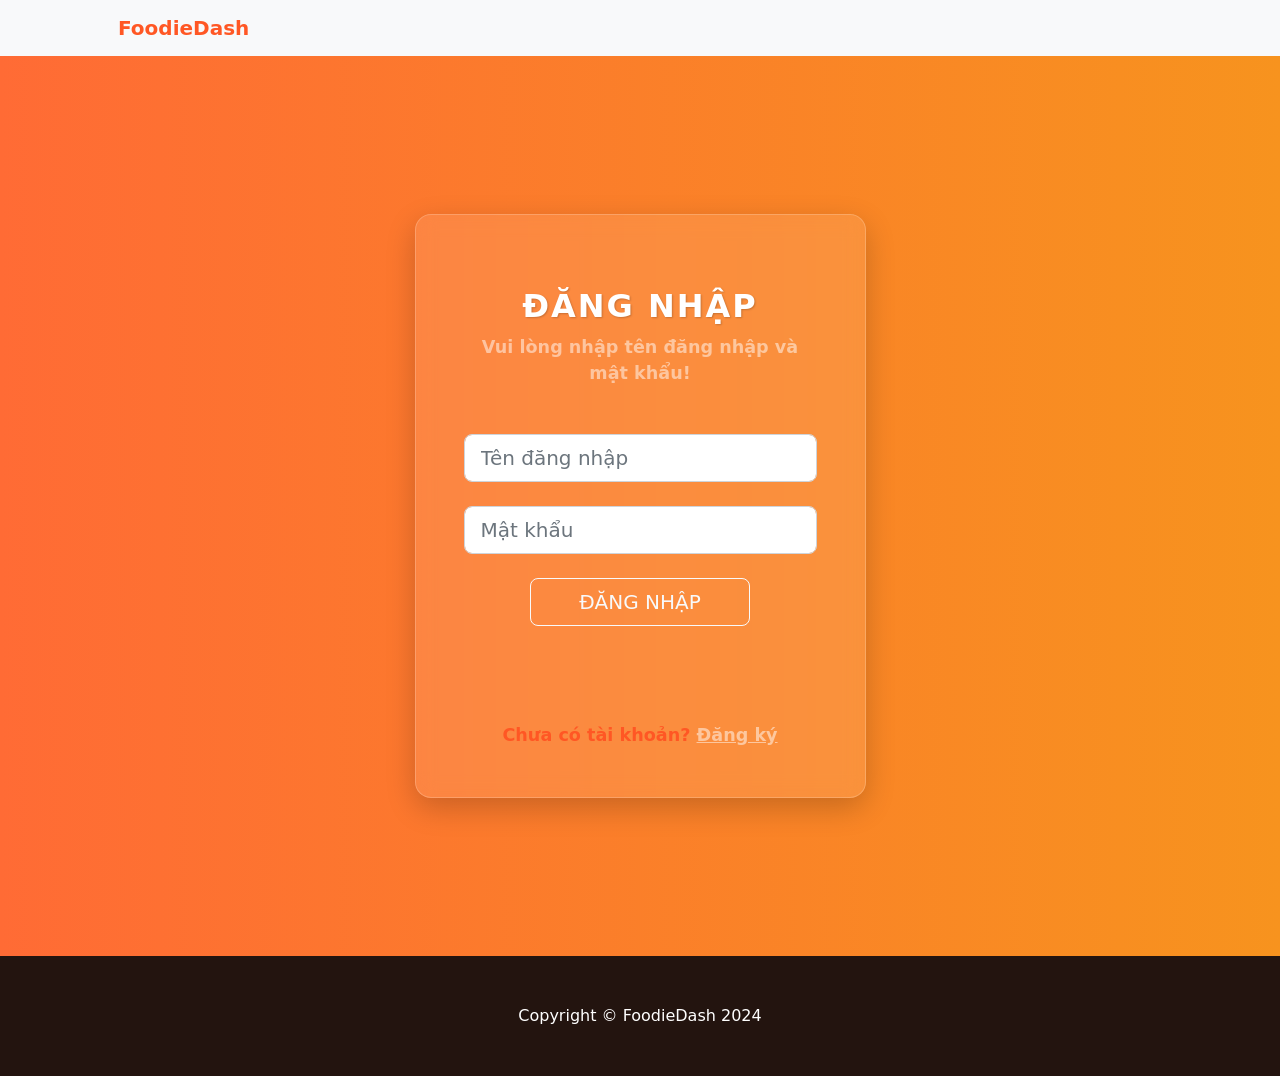
<file: client-side/login.html>
<!DOCTYPE html>
<html lang="vi">
<head>
    <meta name="viewport" content="width=device-width, initial-scale=1">
    <title>Đăng nhập - FoodieDash</title>
    <link href="https://cdn.jsdelivr.net/npm/bootstrap@5.3.8/dist/css/bootstrap.min.css" rel="stylesheet">
    <link rel="stylesheet" href="https://cdnjs.cloudflare.com/ajax/libs/font-awesome/6.5.1/css/all.min.css">
    <link href="https://fonts.googleapis.com/css2?family=Roboto:wght@0,100..900;1,100..900&display=swap" rel="stylesheet">
    <link href="css/style.css" rel="stylesheet">
    <link href="css/index.css" rel="stylesheet">
    <style>
        .gradient-custom { background: linear-gradient(to right, #ff6b35, #f7931e); }
    </style>
</head>
<body>
    <nav class="navbar navbar-expand-lg navbar-light bg-light">
        <div class="container px-4 px-lg-5">
            <a class="navbar-brand" href="index.html"><i class="bi bi-egg-fried"></i> FoodieDash</a>
        </div>
    </nav>

    <section class="vh-100 gradient-custom">
        <div class="container py-5 h-100">
            <div class="row d-flex justify-content-center align-items-center h-100">
                <div class="col-12 col-md-8 col-lg-6 col-xl-5">
                    <div class="card bg-dark text-white" style="border-radius: 1rem;">
                        <div class="card-body p-5 text-center">
                            <div class="mb-md-5 mt-md-4 pb-5">
                                <form id="loginForm">
                                    <h2 class="fw-bold mb-2 text-uppercase">Đăng nhập</h2>
                                    <p class="text-white-50 mb-5">Vui lòng nhập tên đăng nhập và mật khẩu!</p>
                                    <div id="errorMessage" class="alert alert-danger d-none" role="alert"></div>
                                    <div class="form-outline form-white mb-4">
                                        <input type="text" id="username" class="form-control form-control-lg" placeholder="Tên đăng nhập" name="username" required />
                                    </div>
                                    <div class="form-outline form-white mb-4">
                                        <input type="password" id="password" class="form-control form-control-lg" placeholder="Mật khẩu" name="password" required />
                                    </div>
                                    <button class="btn btn-outline-light btn-lg px-5" type="submit">Đăng nhập</button>
                                </form>
                            </div>
                            <div>
                                <p class="mb-0">Chưa có tài khoản? <a href="register.html" class="text-white-50 fw-bold">Đăng ký</a></p>
                            </div>
                        </div>
                    </div>
                </div>
            </div>
        </div>
    </section>

    <footer class="py-5 bg-dark">
        <div class="container"><p class="m-0 text-center text-white">Copyright &copy; FoodieDash 2024</p></div>
    </footer>

    <script src="https://cdn.jsdelivr.net/npm/bootstrap@5.3.8/dist/js/bootstrap.bundle.min.js"></script>
    <script src="js/auth.js"></script>
    <script>
        document.getElementById('loginForm').addEventListener('submit', function(e) {
            e.preventDefault();
            const username = document.getElementById('username').value;
            const password = document.getElementById('password').value;
            const result = login(username, password);
            if (result.success) {
                window.location.href = 'index.html';
            } else {
                const errorDiv = document.getElementById('errorMessage');
                errorDiv.textContent = result.message;
                errorDiv.classList.remove('d-none');
            }
        });
    </script>
</body>
</html>
</file>
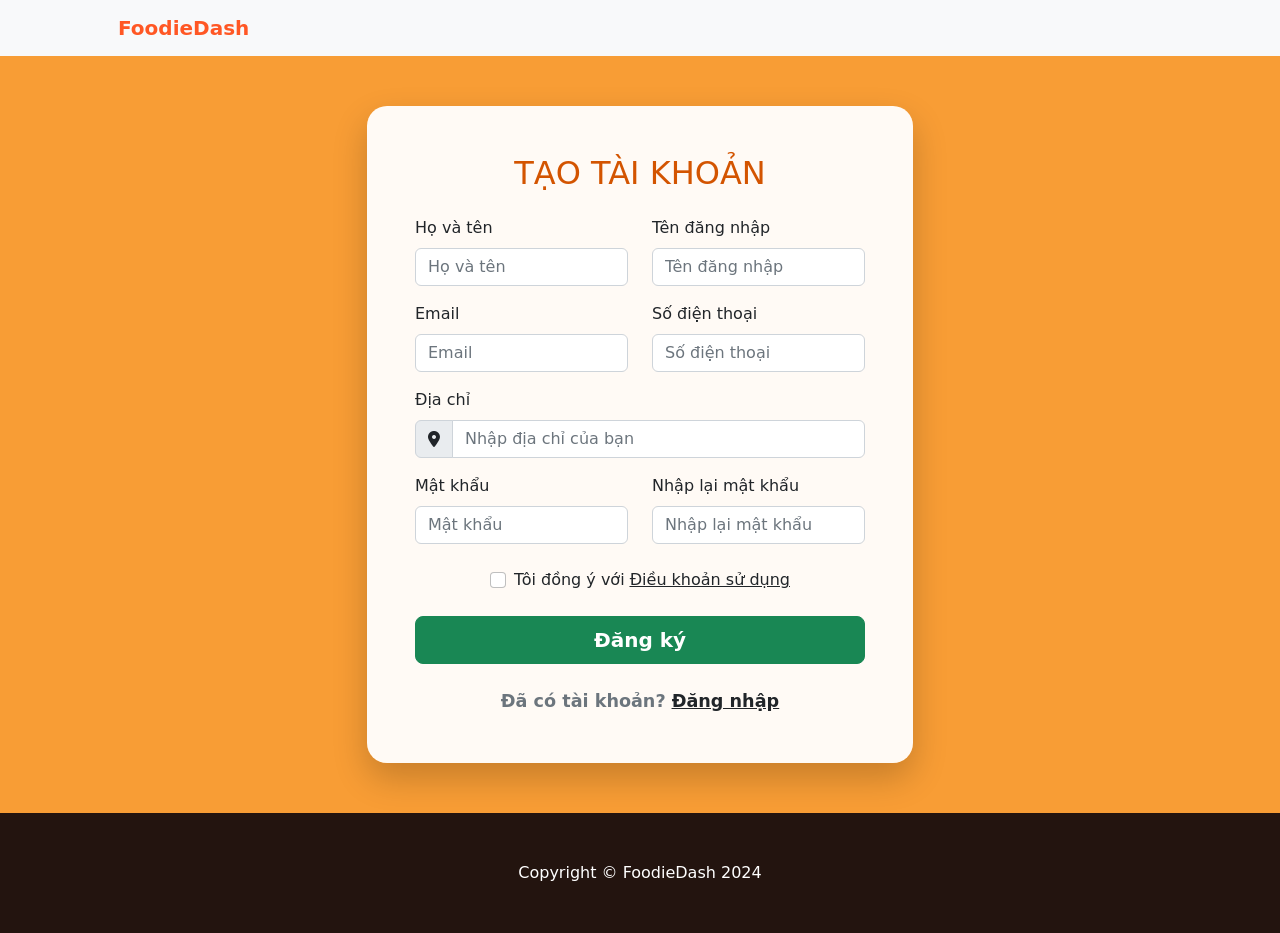
<file: client-side/register.html>
<!DOCTYPE html>
<html lang="vi">
<head>
    <meta charset="utf-8">
    <meta name="viewport" content="width=device-width, initial-scale=1">
    <title>Đăng ký - FoodieDash</title>
    <link href="https://cdn.jsdelivr.net/npm/bootstrap@5.3.0/dist/css/bootstrap.min.css" rel="stylesheet">
    <link rel="stylesheet" href="https://cdnjs.cloudflare.com/ajax/libs/font-awesome/6.5.1/css/all.min.css">
    <link href="css/register.css" rel="stylesheet">
    <link href="css/index.css" rel="stylesheet">
    <style>
        .register-section { background-color: #f89d35; padding-top: 50px; padding-bottom: 50px; flex: 1; }
        .card-registration { border-radius: 15px; border: none; box-shadow: 0 10px 25px rgba(0,0,0,0.1); }
    </style>
</head>
<body class="d-flex flex-column min-vh-100">
    <nav class="navbar navbar-expand-lg navbar-light bg-light">
        <div class="container px-4 px-lg-5">
            <a class="navbar-brand" href="index.html"><i class="bi bi-egg-fried"></i> FoodieDash</a>
        </div>
    </nav>

    <section class="register-section d-flex align-items-center">
        <div class="container">
            <div class="row d-flex justify-content-center align-items-center">
                <div class="col-12 col-md-10 col-lg-8 col-xl-6">
                    <div class="card card-registration">
                        <div class="card-body p-4 p-md-5">
                            <h2 class="text-uppercase text-center mb-4">Tạo tài khoản</h2>
                            <div id="errorMessage" class="alert alert-danger d-none" role="alert"></div>
                            <div id="successMessage" class="alert alert-success d-none" role="alert"></div>
                            <form id="registerForm">
                                <div class="row">
                                    <div class="col-md-6 mb-3">
                                        <label class="form-label">Họ và tên</label>
                                        <input type="text" class="form-control" id="fullName" placeholder="Họ và tên" required/>
                                    </div>
                                    <div class="col-md-6 mb-3">
                                        <label class="form-label">Tên đăng nhập</label>
                                        <input type="text" class="form-control" id="username" placeholder="Tên đăng nhập" required/>
                                    </div>
                                </div>
                                <div class="row">
                                    <div class="col-md-6 mb-3">
                                        <label class="form-label">Email</label>
                                        <input type="email" class="form-control" id="email" placeholder="Email" required/>
                                    </div>
                                    <div class="col-md-6 mb-3">
                                        <label class="form-label">Số điện thoại</label>
                                        <input type="tel" class="form-control" id="phoneNumber" placeholder="Số điện thoại" required/>
                                    </div>
                                </div>
                                <div class="row">
                                    <div class="col-12 mb-3">
                                        <label class="form-label">Địa chỉ</label>
                                        <div class="input-group">
                                            <span class="input-group-text"><i class="fa-solid fa-location-dot"></i></span>
                                            <input type="text" class="form-control" id="address" placeholder="Nhập địa chỉ của bạn"/>
                                        </div>
                                    </div>
                                </div>
                                <div class="row">
                                    <div class="col-md-6 mb-3">
                                        <label class="form-label">Mật khẩu</label>
                                        <input type="password" class="form-control" id="password" placeholder="Mật khẩu" required/>
                                    </div>
                                    <div class="col-md-6 mb-3">
                                        <label class="form-label">Nhập lại mật khẩu</label>
                                        <input type="password" class="form-control" id="confirmPassword" placeholder="Nhập lại mật khẩu" required/>
                                    </div>
                                </div>
                                <div class="form-check d-flex justify-content-center mb-4 mt-2">
                                    <input class="form-check-input me-2" type="checkbox" id="terms" required />
                                    <label class="form-check-label" for="terms">Tôi đồng ý với <a href="#" class="text-body"><u>Điều khoản sử dụng</u></a></label>
                                </div>
                                <div class="d-grid gap-2">
                                    <button type="submit" class="btn btn-success btn-lg text-white fw-bold">Đăng ký</button>
                                </div>
                                <p class="text-center text-muted mt-4 mb-0">Đã có tài khoản? <a href="login.html" class="fw-bold text-body"><u>Đăng nhập</u></a></p>
                            </form>
                        </div>
                    </div>
                </div>
            </div>
        </div>
    </section>

    <footer class="py-5 bg-dark mt-auto">
        <div class="container"><p class="m-0 text-center text-white">Copyright &copy; FoodieDash 2024</p></div>
    </footer>

    <script src="https://cdn.jsdelivr.net/npm/bootstrap@5.3.0/dist/js/bootstrap.bundle.min.js"></script>
    <script src="js/auth.js"></script>
    <script>
        document.getElementById('registerForm').addEventListener('submit', function(e) {
            e.preventDefault();
            const errorDiv = document.getElementById('errorMessage');
            const successDiv = document.getElementById('successMessage');
            errorDiv.classList.add('d-none');
            successDiv.classList.add('d-none');

            const userData = {
                fullName: document.getElementById('fullName').value,
                username: document.getElementById('username').value,
                email: document.getElementById('email').value,
                phoneNumber: document.getElementById('phoneNumber').value,
                address: document.getElementById('address').value,
                password: document.getElementById('password').value,
                confirmPassword: document.getElementById('confirmPassword').value
            };

            if (userData.password !== userData.confirmPassword) {
                errorDiv.textContent = 'Mật khẩu không khớp!';
                errorDiv.classList.remove('d-none');
                return;
            }

            if (userData.password.length < 6) {
                errorDiv.textContent = 'Mật khẩu phải có ít nhất 6 ký tự!';
                errorDiv.classList.remove('d-none');
                return;
            }

            const result = register(userData);
            if (result.success) {
                successDiv.textContent = result.message + ' Chuyển đến trang đăng nhập...';
                successDiv.classList.remove('d-none');
                setTimeout(() => { window.location.href = 'login.html'; }, 2000);
            } else {
                errorDiv.textContent = result.message;
                errorDiv.classList.remove('d-none');
            }
        });
    </script>
</body>
</html>
</file>
<file: css/style.css>
/* Tổng thể trang */
body {
    font-family: 'Roboto', sans-serif;
    margin: 0;
    padding: 0;
}

/* Gradient nền: Chuyển từ cam đậm sang cam nhạt để khớp với banner trang chủ */
.gradient-custom {
    background: #f46b45; /* fallback cho trình duyệt cũ */
    background: -webkit-linear-gradient(to right, #eea849, #f46b45);
    background: linear-gradient(to right, #eea849, #f46b45);
    min-height: 100vh;
}

/* Tùy chỉnh Card Login */
.card.bg-dark {
    background-color: rgba(255, 255, 255, 0.1) !important; /* Làm nền trong suốt nhẹ */
    backdrop-filter: blur(10px); /* Hiệu ứng mờ kính (Glassmorphism) cực sang */
    border: 1px solid rgba(255, 255, 255, 0.2) !important;
    box-shadow: 0 10px 30px rgba(0, 0, 0, 0.2);
}

/* Tiêu đề và chữ */
h2.text-uppercase {
    letter-spacing: 2px;
    color: #ffffff;
    text-shadow: 1px 1px 2px rgba(0,0,0,0.2);
}

.text-white-50 {
    color: rgba(255, 255, 255, 0.8) !important;
}

/* Ô nhập liệu (Input) */
.form-control-lg {
    background: rgba(255, 255, 255, 0.9);
    border: none;
    border-radius: 10px;
    font-size: 1rem;
    transition: all 0.3s ease;
}

.form-control-lg:focus {
    background: #ffffff;
    box-shadow: 0 0 0 0.25rem rgba(244, 107, 69, 0.5); /* Đổi màu focus sang cam */
    transform: scale(1.02);
}

/* Nút Login */
.btn-outline-light {
    border-radius: 30px;
    padding: 12px 50px;
    font-weight: bold;
    text-transform: uppercase;
    transition: 0.4s;
    background-color: transparent;
    border: 2px solid white;
}

.btn-outline-light:hover {
    background-color: white;
    color: #f46b45 !important; /* Chữ chuyển cam khi hover */
    border-color: white;
}

/* Link đăng ký và quên mật khẩu */
a.text-white-50:hover, 
a.fw-bold:hover {
    color: #ffffff !
</file>
<file: css/register.css>
/* 1. Tổng thể nền: Sử dụng màu cam đặc trưng của đồ ăn nhanh */
body, html {
    height: 100%;
    margin: 0;
    font-family: 'Roboto', sans-serif;
}

.bg-image {
    /* Gradient từ cam đậm sang cam sáng giúp trang có chiều sâu */
    background: linear-gradient(135deg, #f46b45 0%, #eea849 100%) !important;
    background-size: cover;
    min-height: 100vh;
    display: flex;
    align-items: center;
}

/* 2. Lớp mặt nạ (Mask): Thêm một chút họa tiết để không bị đơn điệu */
.mask.gradient-custom-3 {
    background: url('https://www.transparenttextures.com/patterns/food.png'); /* Họa tiết đồ ăn ẩn dưới nền */
    width: 100%;
}

/* 3. Card đăng ký: Kiểu Glassmorphism nhẹ hoặc Trắng tinh khôi */
.card {
    border: none !important;
    border-radius: 20px !important;
    box-shadow: 0 15px 35px rgba(0, 0, 0, 0.2) !important;
    background: rgba(255, 255, 255, 0.95) !important; /* Trắng mờ nhẹ */
}

.card-body {
    padding: 2.5rem !important;
}

/* 4. Tiêu đề */
h2.text-uppercase {
    color: #d35400; /* Màu đỏ cam đậm */
    font-weight:
</file>
<file: client-side/css/style.css>
/* Tổng thể trang */
body {
    font-family: 'Roboto', sans-serif;
    margin: 0;
    padding: 0;
}

/* Gradient nền: Chuyển từ cam đậm sang cam nhạt để khớp với banner trang chủ */
.gradient-custom {
    background: #f46b45; /* fallback cho trình duyệt cũ */
    background: -webkit-linear-gradient(to right, #eea849, #f46b45);
    background: linear-gradient(to right, #eea849, #f46b45);
    min-height: 100vh;
}

/* Tùy chỉnh Card Login */
.card.bg-dark {
    background-color: rgba(255, 255, 255, 0.1) !important; /* Làm nền trong suốt nhẹ */
    backdrop-filter: blur(10px); /* Hiệu ứng mờ kính (Glassmorphism) cực sang */
    border: 1px solid rgba(255, 255, 255, 0.2) !important;
    box-shadow: 0 10px 30px rgba(0, 0, 0, 0.2);
}

/* Tiêu đề và chữ */
h2.text-uppercase {
    letter-spacing: 2px;
    color: #ffffff;
    text-shadow: 1px 1px 2px rgba(0,0,0,0.2);
}

.text-white-50 {
    color: rgba(255, 255, 255, 0.8) !important;
}

/* Ô nhập liệu (Input) */
.form-control-lg {
    background: rgba(255, 255, 255, 0.9);
    border: none;
    border-radius: 10px;
    font-size: 1rem;
    transition: all 0.3s ease;
}

.form-control-lg:focus {
    background: #ffffff;
    box-shadow: 0 0 0 0.25rem rgba(244, 107, 69, 0.5); /* Đổi màu focus sang cam */
    transform: scale(1.02);
}

/* Nút Login */
.btn-outline-light {
    border-radius: 30px;
    padding: 12px 50px;
    font-weight: bold;
    text-transform: uppercase;
    transition: 0.4s;
    background-color: transparent;
    border: 2px solid white;
}

.btn-outline-light:hover {
    background-color: white;
    color: #f46b45 !important; /* Chữ chuyển cam khi hover */
    border-color: white;
}

/* Link đăng ký và quên mật khẩu */
a.text-white-50:hover, 
a.fw-bold:hover {
    color: #ffffff !
</file>
<file: client-side/css/register.css>
/* 1. Tổng thể nền: Sử dụng màu cam đặc trưng của đồ ăn nhanh */
body, html {
    height: 100%;
    margin: 0;
    font-family: 'Roboto', sans-serif;
}

.bg-image {
    /* Gradient từ cam đậm sang cam sáng giúp trang có chiều sâu */
    background: linear-gradient(135deg, #f46b45 0%, #eea849 100%) !important;
    background-size: cover;
    min-height: 100vh;
    display: flex;
    align-items: center;
}

/* 2. Lớp mặt nạ (Mask): Thêm một chút họa tiết để không bị đơn điệu */
.mask.gradient-custom-3 {
    background: url('https://www.transparenttextures.com/patterns/food.png'); /* Họa tiết đồ ăn ẩn dưới nền */
    width: 100%;
}

/* 3. Card đăng ký: Kiểu Glassmorphism nhẹ hoặc Trắng tinh khôi */
.card {
    border: none !important;
    border-radius: 20px !important;
    box-shadow: 0 15px 35px rgba(0, 0, 0, 0.2) !important;
    background: rgba(255, 255, 255, 0.95) !important; /* Trắng mờ nhẹ */
}

.card-body {
    padding: 2.5rem !important;
}

/* 4. Tiêu đề */
h2.text-uppercase {
    color: #d35400; /* Màu đỏ cam đậm */
    font-weight:
</file>
